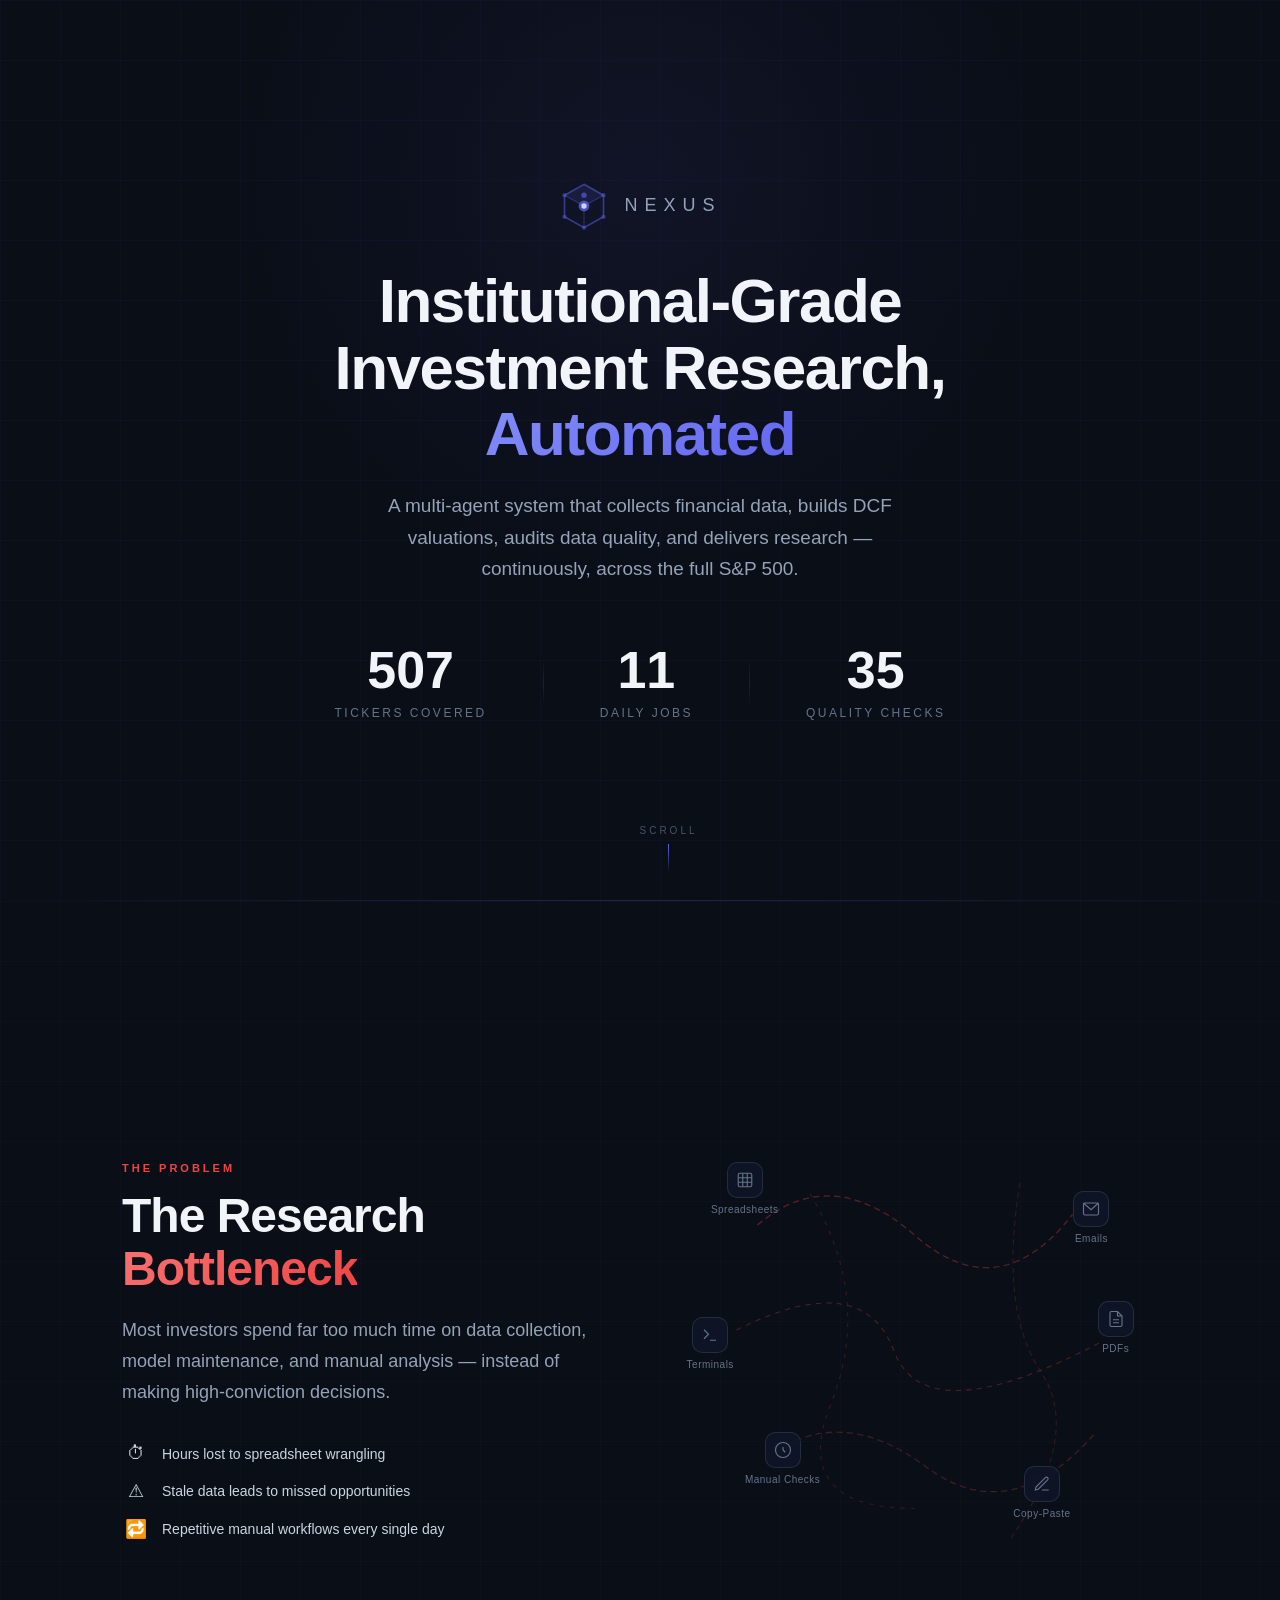
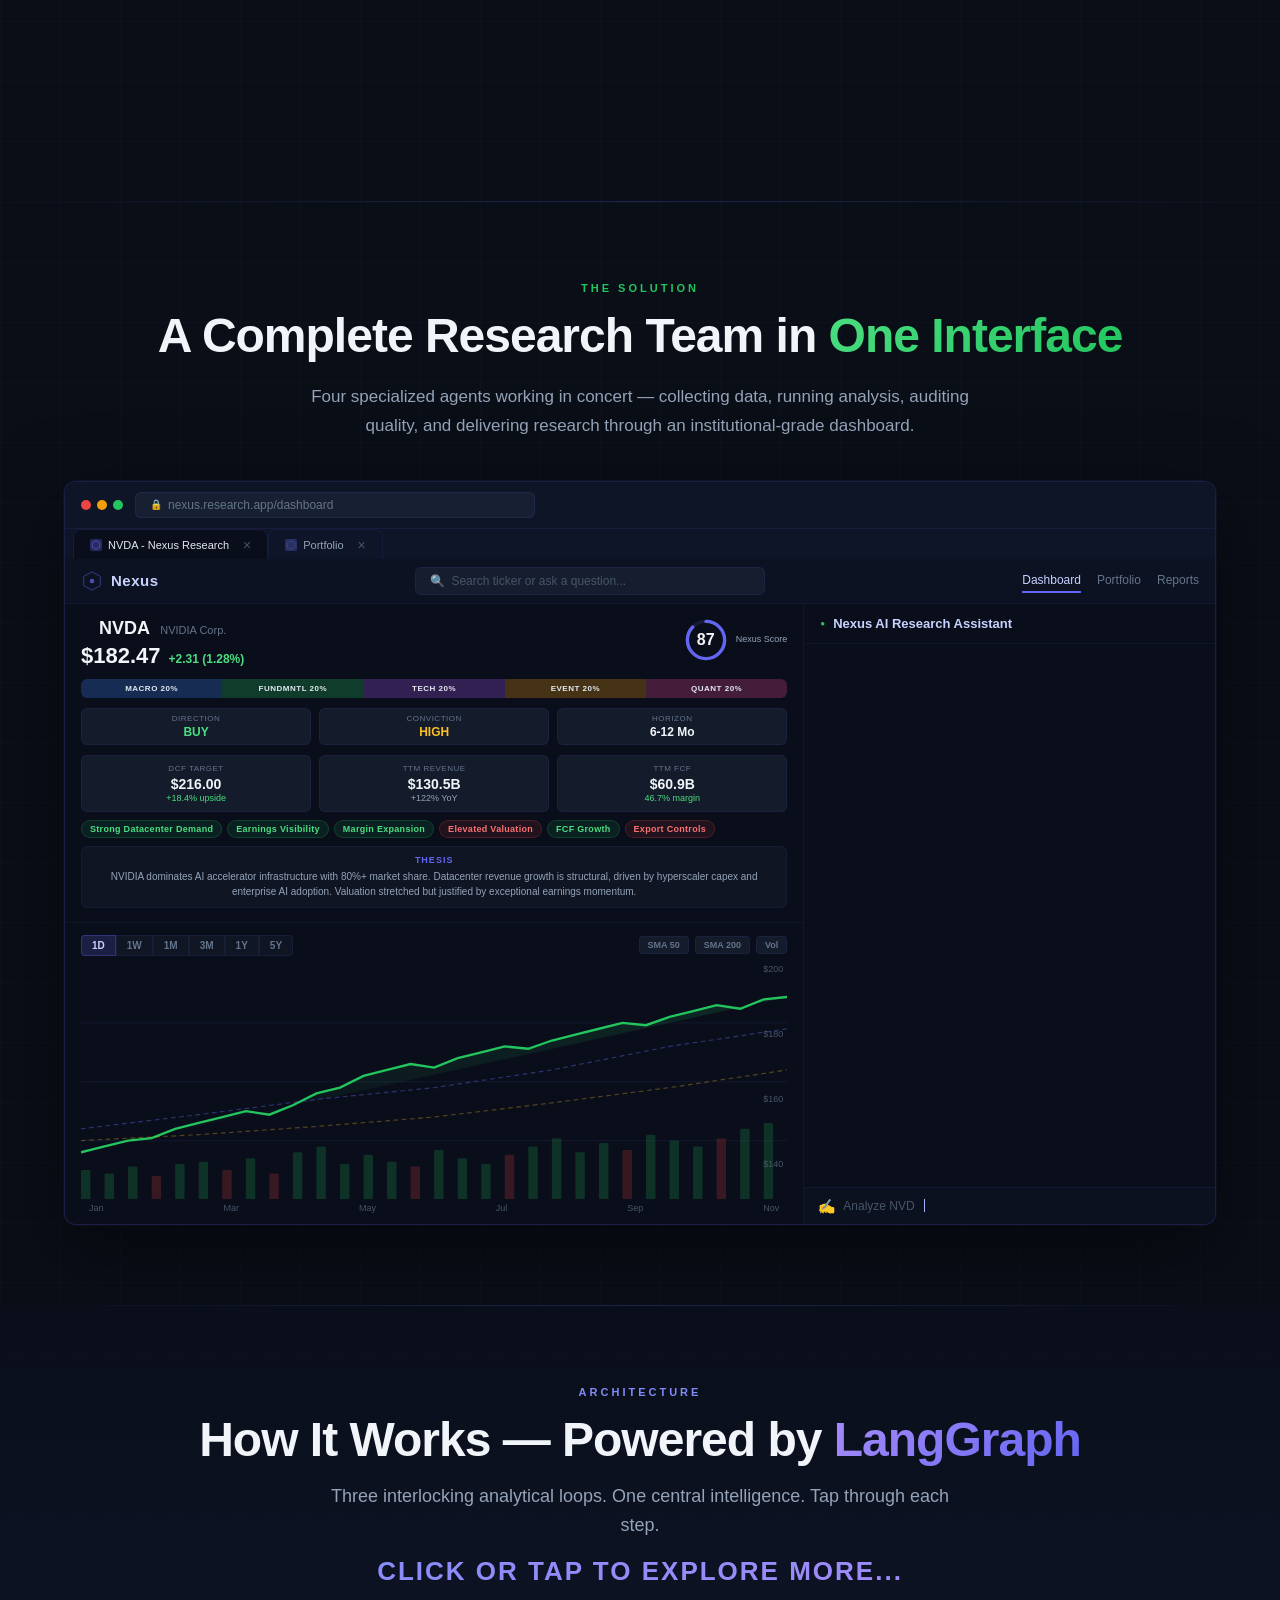
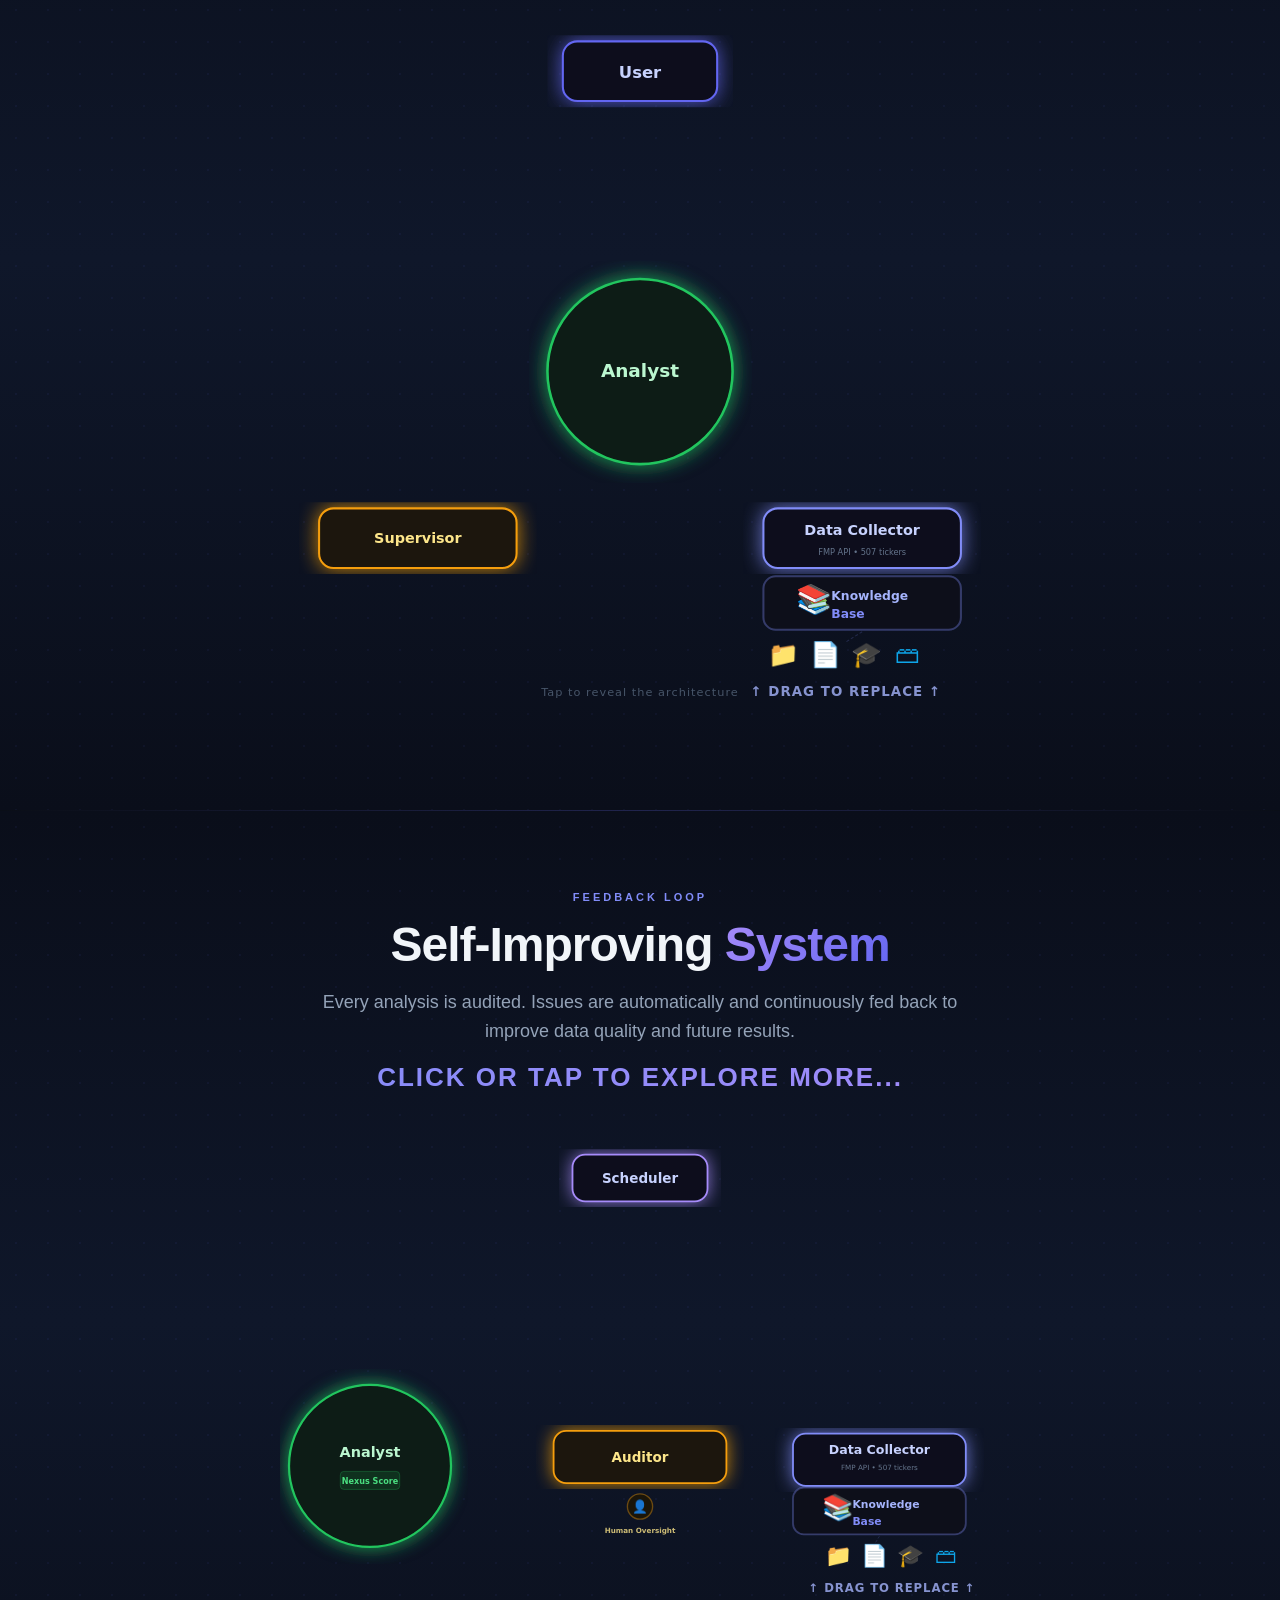
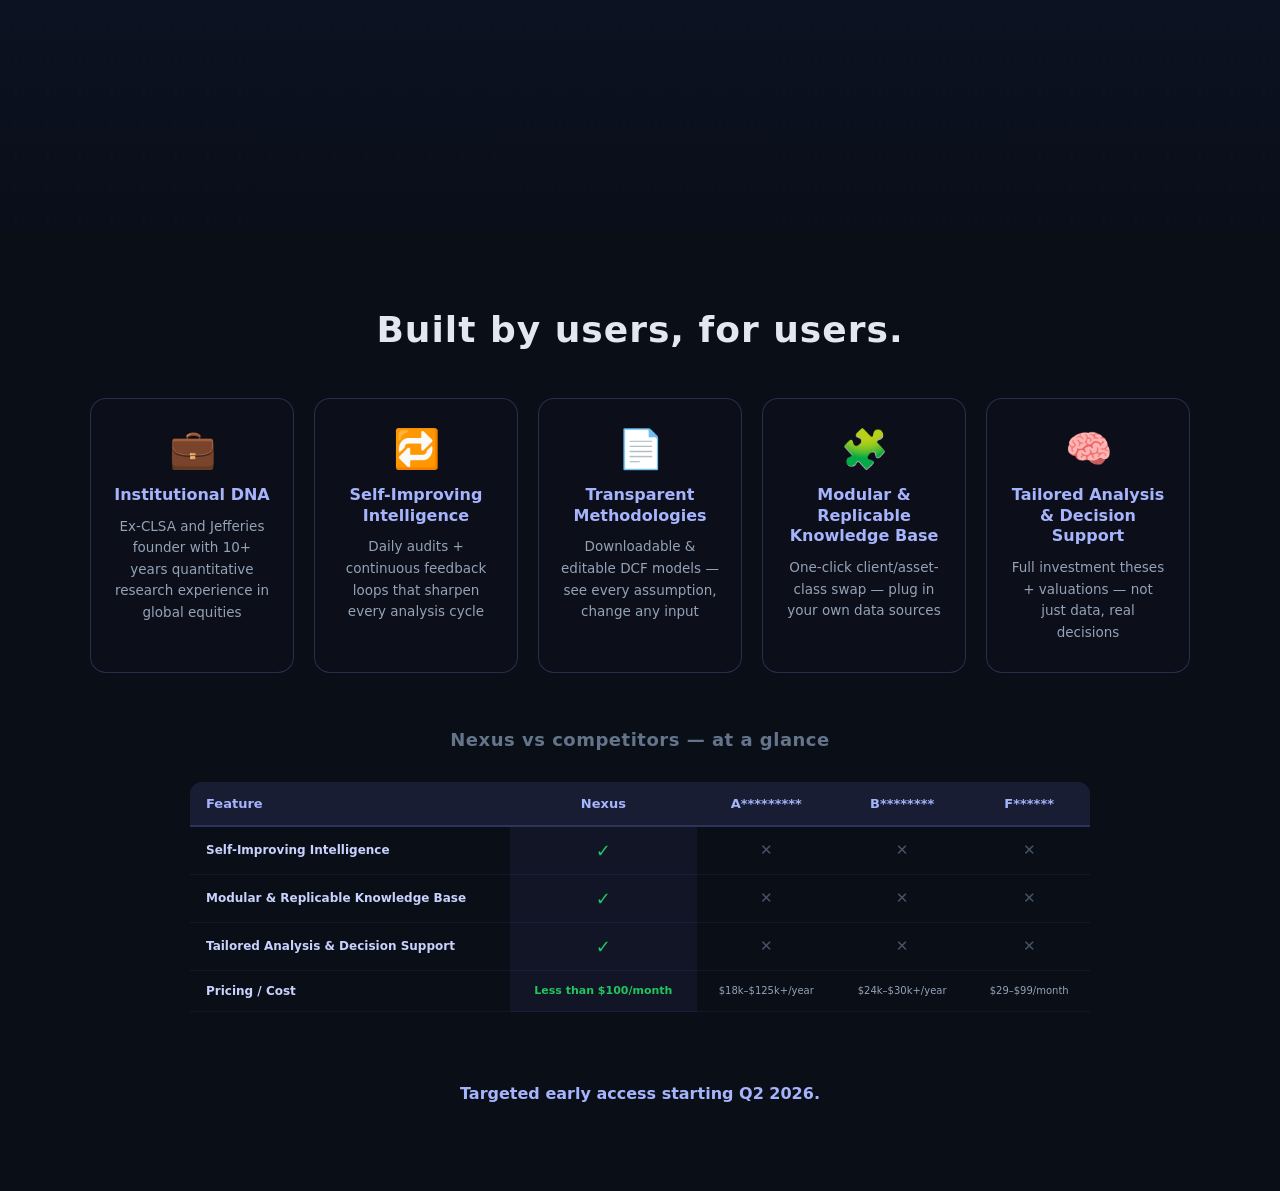
<file: nexus-landing-static/index.html>
<!DOCTYPE html>
<html lang="en">
<head>
<meta charset="UTF-8">
<meta name="viewport" content="width=device-width,initial-scale=1.0">
<title>Nexus &mdash; Multi-Agent Investment Research</title>
<link rel="stylesheet" href="style.css">
</head>
<body>

<!-- ========== HERO ========== -->
<section class="hero">
<div class="grid-bg"></div>
<div class="particles" id="particles"></div>
<div class="hero-content">
<div class="logo-mark">
<div class="logo-icon">
<svg viewBox="0 0 48 48" fill="none"><path d="M24 4L42 14v20L24 44 6 34V14L24 4z" stroke="#6366f1" stroke-width="1.5" fill="none" opacity=".5"/><path d="M24 4L42 14 24 24 6 14 24 4z" fill="rgba(99,102,241,.12)"/><path d="M24 24v20M6 14l18 10M42 14L24 24" stroke="#6366f1" stroke-width="1" opacity=".35"/><circle cx="24" cy="14" r="2.5" fill="#6366f1" opacity=".6"/><circle cx="6" cy="14" r="2" fill="#6366f1" opacity=".4"/><circle cx="42" cy="14" r="2" fill="#6366f1" opacity=".4"/><circle cx="24" cy="44" r="2" fill="#6366f1" opacity=".4"/><circle cx="6" cy="34" r="2" fill="#6366f1" opacity=".4"/><circle cx="42" cy="34" r="2" fill="#6366f1" opacity=".4"/><circle cx="24" cy="24" r="5" fill="#6366f1" opacity=".7"/><circle cx="24" cy="24" r="2.5" fill="#c7d2fe"/></svg>
</div>
<span class="logo-text">Nexus</span>
</div>
<h1 class="hero-title">Institutional-Grade<br>Investment Research,<br><span class="accent">Automated</span></h1>
<p class="hero-sub">A multi-agent system that collects financial data, builds DCF valuations, audits data quality, and delivers research &mdash; continuously, across the full S&amp;P 500.</p>
<div class="counter-bar">
<div class="counter-item"><div class="counter-value"><span data-target="507" class="count-up">0</span></div><div class="counter-label">Tickers Covered</div></div>
<div class="counter-divider"></div>
<div class="counter-item"><div class="counter-value"><span data-target="11" class="count-up">0</span></div><div class="counter-label">Daily Jobs</div></div>
<div class="counter-divider"></div>
<div class="counter-item"><div class="counter-value"><span data-target="35" class="count-up">0</span></div><div class="counter-label">Quality Checks</div></div>
</div>
</div>
<div class="scroll-hint"><span>Scroll</span><div class="scroll-line"></div></div>
</section>

<div class="section-divider"></div>

<!-- ========== PAGE 2: THE PROBLEM ========== -->
<section class="problem">
<div class="grid-bg"></div>
<div class="p-container">
<div class="col-text">
<div class="section-tag">The Problem</div>
<h2 class="section-title">The Research<br><span class="red-accent">Bottleneck</span></h2>
<p class="section-body">Most investors spend far too much time on data collection, model maintenance, and manual analysis &mdash; instead of making high-conviction decisions.</p>
<div class="pain-list">
<div class="pain-item"><span class="pain-icon">&#9201;</span><span>Hours lost to spreadsheet wrangling</span></div>
<div class="pain-item"><span class="pain-icon">&#9888;</span><span>Stale data leads to missed opportunities</span></div>
<div class="pain-item"><span class="pain-icon">&#128257;</span><span>Repetitive manual workflows every single day</span></div>
</div>
</div>
<div class="col-visual">
<div class="chaos-field">
<svg class="chaos-lines" viewBox="0 0 400 400" fill="none">
<path d="M50 80 Q120 20 200 90 T350 70" stroke="#ef4444" stroke-width="1.2" stroke-dasharray="6 4" opacity=".35"/>
<path d="M30 180 Q150 120 180 200 T380 190" stroke="#ef4444" stroke-width="1" stroke-dasharray="5 5" opacity=".3"/>
<path d="M60 300 Q130 250 210 310 T370 280" stroke="#ef4444" stroke-width="1.2" stroke-dasharray="6 4" opacity=".25"/>
<path d="M100 50 Q160 150 120 250 T200 350" stroke="#ef4444" stroke-width="1" stroke-dasharray="4 6" opacity=".2"/>
<path d="M300 40 Q280 160 320 220 T290 380" stroke="#ef4444" stroke-width="1" stroke-dasharray="5 4" opacity=".2"/>
</svg>
<div class="chaos-icon ci-1"><svg viewBox="0 0 24 24" fill="none" stroke="#64748b" stroke-width="1.5"><rect x="3" y="3" width="18" height="18" rx="2"/><line x1="3" y1="9" x2="21" y2="9"/><line x1="3" y1="15" x2="21" y2="15"/><line x1="9" y1="3" x2="9" y2="21"/><line x1="15" y1="3" x2="15" y2="21"/></svg><span>Spreadsheets</span></div>
<div class="chaos-icon ci-2"><svg viewBox="0 0 24 24" fill="none" stroke="#64748b" stroke-width="1.5"><rect x="2" y="4" width="20" height="16" rx="2"/><polyline points="2 4 12 13 22 4"/></svg><span>Emails</span></div>
<div class="chaos-icon ci-3"><svg viewBox="0 0 24 24" fill="none" stroke="#64748b" stroke-width="1.5"><polyline points="4 17 10 11 4 5"/><line x1="12" y1="19" x2="20" y2="19"/></svg><span>Terminals</span></div>
<div class="chaos-icon ci-4"><svg viewBox="0 0 24 24" fill="none" stroke="#64748b" stroke-width="1.5"><path d="M14 2H6a2 2 0 00-2 2v16a2 2 0 002 2h12a2 2 0 002-2V8z"/><polyline points="14 2 14 8 20 8"/><line x1="16" y1="13" x2="8" y2="13"/><line x1="16" y1="17" x2="8" y2="17"/></svg><span>PDFs</span></div>
<div class="chaos-icon ci-5"><svg viewBox="0 0 24 24" fill="none" stroke="#64748b" stroke-width="1.5"><circle cx="12" cy="12" r="10"/><line x1="12" y1="8" x2="12" y2="12"/><line x1="12" y1="12" x2="15" y2="15"/></svg><span>Manual&#160;Checks</span></div>
<div class="chaos-icon ci-6"><svg viewBox="0 0 24 24" fill="none" stroke="#64748b" stroke-width="1.5"><path d="M12 20h9"/><path d="M16.5 3.5a2.121 2.121 0 013 3L7 19l-4 1 1-4L16.5 3.5z"/></svg><span>Copy&#8209;Paste</span></div>
</div>
</div>
</div>
</section>

<div class="section-divider"></div>

<!-- ========== PAGE 3: THE SOLUTION ========== -->
<section class="solution">
<div class="grid-bg"></div>
<div class="sol-inner">
<div class="s-tag">The Solution</div>
<h2 class="s-title">A Complete Research Team in <span class="green-accent">One Interface</span></h2>
<p class="sol-sub">Four specialized agents working in concert &mdash; collecting data, running analysis, auditing quality, and delivering research through an institutional-grade dashboard.</p>

<div class="s-visual">
<div class="browser-frame">
<div class="browser-bar">
<div class="browser-dots"><span class="bdot bdot-r"></span><span class="bdot bdot-y"></span><span class="bdot bdot-g"></span></div>
<div class="browser-url"><span class="url-lock">&#128274;</span> nexus.research.app/dashboard</div>
<div class="browser-spacer"></div>
</div>
<div class="browser-tabs">
<div class="chrome-tab active"><div class="tab-favicon"><svg viewBox="0 0 24 24" fill="none"><path d="M12 2L21 7v10l-9 5-9-5V7l9-5z" stroke="#6366f1" stroke-width="1.5"/></svg></div>NVDA - Nexus Research<span class="tab-close">&times;</span></div>
<div class="chrome-tab"><div class="tab-favicon"><svg viewBox="0 0 24 24" fill="none"><path d="M12 2L21 7v10l-9 5-9-5V7l9-5z" stroke="#475569" stroke-width="1.5"/></svg></div>Portfolio<span class="tab-close">&times;</span></div>
</div>
<div class="browser-nav">
<div class="nav-logo"><div class="nav-icon"><svg viewBox="0 0 48 48" fill="none"><path d="M24 4L42 14v20L24 44 6 34V14L24 4z" stroke="#6366f1" stroke-width="1.5" fill="none" opacity=".7"/><circle cx="24" cy="24" r="5" fill="#6366f1" opacity=".7"/></svg></div><span class="nav-brand">Nexus</span></div>
<div class="nav-search"><span class="search-icon">&#128269;</span><span class="search-text">Search ticker or ask a question...</span></div>
<div class="nav-links"><span class="nav-link active">Dashboard</span><span class="nav-link">Portfolio</span><span class="nav-link">Reports</span></div>
</div>
<div class="browser-content">
<div class="dash-left">
<div class="analysis-panel">
<div class="ap-header">
<div class="ap-ticker-row">
<div class="ap-ticker">NVDA <span class="ap-name">NVIDIA Corp.</span></div>
<div class="ap-price-row"><span class="ap-price">$182.47</span><span class="ap-change">+2.31 (1.28%)</span></div>
</div>
<div class="ap-score-wrap">
<div class="score-ring"><svg viewBox="0 0 52 52"><circle class="ring-bg" cx="26" cy="26" r="22"/><circle class="ring-fg" cx="26" cy="26" r="22"/></svg><div class="score-num">87</div></div>
<div class="score-label">Nexus Score</div>
</div>
</div>
<div class="style-bar"><div class="style-seg style-macro">Macro 20%</div><div class="style-seg style-fund">Fundmntl 20%</div><div class="style-seg style-tech">Tech 20%</div><div class="style-seg style-event">Event 20%</div><div class="style-seg style-quant">Quant 20%</div></div>
<div class="dcv-row"><div class="dcv-pill"><div class="dcv-pill-label">Direction</div><div class="dcv-pill-val dir-buy">BUY</div></div><div class="dcv-pill"><div class="dcv-pill-label">Conviction</div><div class="dcv-pill-val dir-high">HIGH</div></div><div class="dcv-pill"><div class="dcv-pill-label">Horizon</div><div class="dcv-pill-val">6-12 Mo</div></div></div>
<div class="dash-grid"><div class="dash-card"><div class="dash-card-label">DCF Target</div><div class="dash-card-val">$216.00</div><div class="dash-card-sub val-green">+18.4% upside</div></div><div class="dash-card"><div class="dash-card-label">TTM Revenue</div><div class="dash-card-val">$130.5B</div><div class="dash-card-sub">+122% YoY</div></div><div class="dash-card"><div class="dash-card-label">TTM FCF</div><div class="dash-card-val">$60.9B</div><div class="dash-card-sub val-green">46.7% margin</div></div></div>
<div class="dash-factors"><div class="factor-tag positive">Strong Datacenter Demand</div><div class="factor-tag positive">Earnings Visibility</div><div class="factor-tag positive">Margin Expansion</div><div class="factor-tag negative">Elevated Valuation</div><div class="factor-tag positive">FCF Growth</div><div class="factor-tag negative">Export Controls</div></div>
<div class="thesis-box"><div class="thesis-label">Thesis</div><div class="thesis-text">NVIDIA dominates AI accelerator infrastructure with 80%+ market share. Datacenter revenue growth is structural, driven by hyperscaler capex and enterprise AI adoption. Valuation stretched but justified by exceptional earnings momentum.</div></div>
</div>
<div class="chart-panel">
<div class="chart-header"><div class="chart-tabs"><span class="ct active">1D</span><span class="ct">1W</span><span class="ct">1M</span><span class="ct">3M</span><span class="ct">1Y</span><span class="ct">5Y</span></div><div class="chart-indicators"><span class="ci-tag">SMA 50</span><span class="ci-tag">SMA 200</span><span class="ci-tag">Vol</span></div></div>
<div class="chart-area">
<svg viewBox="0 0 600 200" preserveAspectRatio="none" class="chart-svg">
<defs><linearGradient id="chartGrad" x1="0" y1="0" x2="0" y2="1"><stop offset="0%" stop-color="#22c55e" stop-opacity=".15"/><stop offset="100%" stop-color="#22c55e" stop-opacity="0"/></linearGradient></defs>
<line x1="0" y1="50" x2="600" y2="50" stroke="rgba(99,102,241,.08)"/><line x1="0" y1="100" x2="600" y2="100" stroke="rgba(99,102,241,.08)"/><line x1="0" y1="150" x2="600" y2="150" stroke="rgba(99,102,241,.08)"/>
<path d="M0,160 L20,155 L40,150 L60,148 L80,140 L100,135 L120,130 L140,125 L160,128 L180,120 L200,110 L220,105 L240,95 L260,90 L280,85 L300,88 L320,80 L340,75 L360,70 L380,72 L400,65 L420,60 L440,55 L460,50 L480,52 L500,45 L520,40 L540,35 L560,38 L580,30 L600,28" fill="url(#chartGrad)" stroke="none"/>
<path d="M0,160 L20,155 L40,150 L60,148 L80,140 L100,135 L120,130 L140,125 L160,128 L180,120 L200,110 L220,105 L240,95 L260,90 L280,85 L300,88 L320,80 L340,75 L360,70 L380,72 L400,65 L420,60 L440,55 L460,50 L480,52 L500,45 L520,40 L540,35 L560,38 L580,30 L600,28" fill="none" stroke="#22c55e" stroke-width="2"/>
<path d="M0,140 L100,128 L200,115 L300,105 L400,90 L500,70 L600,55" fill="none" stroke="rgba(99,102,241,.4)" stroke-width="1" stroke-dasharray="4,3"/>
<path d="M0,150 L100,145 L200,138 L300,130 L400,118 L500,105 L600,90" fill="none" stroke="rgba(251,191,36,.3)" stroke-width="1" stroke-dasharray="4,3"/>
<rect x="0" y="175" width="8" height="25" fill="rgba(34,197,94,.2)" rx="1"/><rect x="20" y="178" width="8" height="22" fill="rgba(34,197,94,.2)" rx="1"/><rect x="40" y="172" width="8" height="28" fill="rgba(34,197,94,.2)" rx="1"/><rect x="60" y="180" width="8" height="20" fill="rgba(239,68,68,.2)" rx="1"/><rect x="80" y="170" width="8" height="30" fill="rgba(34,197,94,.2)" rx="1"/><rect x="100" y="168" width="8" height="32" fill="rgba(34,197,94,.2)" rx="1"/><rect x="120" y="175" width="8" height="25" fill="rgba(239,68,68,.2)" rx="1"/><rect x="140" y="165" width="8" height="35" fill="rgba(34,197,94,.2)" rx="1"/><rect x="160" y="178" width="8" height="22" fill="rgba(239,68,68,.2)" rx="1"/><rect x="180" y="160" width="8" height="40" fill="rgba(34,197,94,.2)" rx="1"/><rect x="200" y="155" width="8" height="45" fill="rgba(34,197,94,.2)" rx="1"/><rect x="220" y="170" width="8" height="30" fill="rgba(34,197,94,.2)" rx="1"/><rect x="240" y="162" width="8" height="38" fill="rgba(34,197,94,.2)" rx="1"/><rect x="260" y="168" width="8" height="32" fill="rgba(34,197,94,.2)" rx="1"/><rect x="280" y="172" width="8" height="28" fill="rgba(239,68,68,.2)" rx="1"/><rect x="300" y="158" width="8" height="42" fill="rgba(34,197,94,.2)" rx="1"/><rect x="320" y="165" width="8" height="35" fill="rgba(34,197,94,.2)" rx="1"/><rect x="340" y="170" width="8" height="30" fill="rgba(34,197,94,.2)" rx="1"/><rect x="360" y="162" width="8" height="38" fill="rgba(239,68,68,.2)" rx="1"/><rect x="380" y="155" width="8" height="45" fill="rgba(34,197,94,.2)" rx="1"/><rect x="400" y="148" width="8" height="52" fill="rgba(34,197,94,.2)" rx="1"/><rect x="420" y="160" width="8" height="40" fill="rgba(34,197,94,.2)" rx="1"/><rect x="440" y="152" width="8" height="48" fill="rgba(34,197,94,.2)" rx="1"/><rect x="460" y="158" width="8" height="42" fill="rgba(239,68,68,.2)" rx="1"/><rect x="480" y="145" width="8" height="55" fill="rgba(34,197,94,.2)" rx="1"/><rect x="500" y="150" width="8" height="50" fill="rgba(34,197,94,.2)" rx="1"/><rect x="520" y="155" width="8" height="45" fill="rgba(34,197,94,.2)" rx="1"/><rect x="540" y="148" width="8" height="52" fill="rgba(239,68,68,.2)" rx="1"/><rect x="560" y="140" width="8" height="60" fill="rgba(34,197,94,.2)" rx="1"/><rect x="580" y="135" width="8" height="65" fill="rgba(34,197,94,.2)" rx="1"/>
</svg>
<div class="chart-y-labels"><span>$200</span><span>$180</span><span>$160</span><span>$140</span></div>
</div>
<div class="chart-x-labels"><span>Jan</span><span>Mar</span><span>May</span><span>Jul</span><span>Sep</span><span>Nov</span></div>
</div>
</div>
<div class="dash-right">
<div class="chat-panel">
<div class="chat-header"><span class="chat-icon">&#9679;</span> Nexus AI Research Assistant</div>
<div class="chat-anim-container" id="chatAnim"></div>
<div class="chat-input-anim"><span style="font-size:14px;color:#64748b">&#9997;</span><span id="chatInputText" style="font-size:12px;color:#475569"></span><span class="type-cursor" id="chatCursor" style="display:none"></span></div>
</div>
</div>
<div class="dcf-overlay" id="dcfOverlay">
<div class="dcf-excel-bar"><div class="excel-icon">X</div><span class="excel-filename">NVDA_DCF_Model.xlsx</span><div class="excel-menu"><span>File</span><span>Edit</span><span>View</span><span>Insert</span><span>Format</span><span>Data</span></div></div>
<div class="dcf-formula-bar"><div class="fb-cell" id="fbCell">C4</div><span class="fb-fx">fx</span><div class="fb-val" id="fbVal">55.0%</div></div>
<div class="dcf-grid">
<table>
<tr><th class="row-header"></th><th class="col-header">B</th><th class="col-header">C</th><th class="col-header">D</th><th class="col-header">E</th><th class="col-header">F</th><th class="col-header">G</th></tr>
<tr class="section-header"><td colspan="7">NVDA &#8212; Discounted Cash Flow Model</td></tr>
<tr><td class="row-label">Current Price</td><td>$182.47</td><td></td><td></td><td></td><td></td><td></td></tr>
<tr><td class="row-label">Shares Outstanding</td><td>24.49B</td><td></td><td></td><td></td><td></td><td></td></tr>
<tr class="section-header"><td colspan="7">KEY ASSUMPTIONS</td></tr>
<tr><td class="row-label">Revenue Growth Rate (Y1)</td><td></td><td class="editable" id="xlRg1">55.0%</td><td></td><td></td><td></td><td></td></tr>
<tr><td class="row-label">Revenue Growth Rate (Y2-5)</td><td></td><td class="editable" id="xlRg2">28.0%</td><td></td><td></td><td></td><td></td></tr>
<tr><td class="row-label">Terminal Growth Rate</td><td></td><td class="editable" id="xlTg">3.5%</td><td></td><td></td><td></td><td></td></tr>
<tr><td class="row-label">WACC</td><td></td><td class="editable" id="xlWacc">10.2%</td><td></td><td></td><td></td><td></td></tr>
<tr><td class="row-label">FCF Margin (Terminal)</td><td></td><td class="editable" id="xlFcf">42.0%</td><td></td><td></td><td></td><td></td></tr>
<tr class="section-header"><td colspan="7">PROJECTED FREE CASH FLOW ($B)</td></tr>
<tr><td class="row-label"></td><td style="color:#64748b;font-weight:600">Year 1</td><td style="color:#64748b;font-weight:600">Year 2</td><td style="color:#64748b;font-weight:600">Year 3</td><td style="color:#64748b;font-weight:600">Year 4</td><td style="color:#64748b;font-weight:600">Year 5</td><td style="color:#64748b;font-weight:600">Terminal</td></tr>
<tr><td class="row-label">Revenue</td><td id="xlRev1">$202.3B</td><td id="xlRev2">$258.9B</td><td id="xlRev3">$331.4B</td><td id="xlRev4">$424.2B</td><td id="xlRev5">$543.0B</td><td></td></tr>
<tr><td class="row-label">FCF</td><td id="xlFcf1">$85.0B</td><td id="xlFcf2">$108.7B</td><td id="xlFcf3">$139.2B</td><td id="xlFcf4">$178.1B</td><td id="xlFcf5">$228.1B</td><td></td></tr>
<tr><td class="row-label">PV of FCF</td><td>$77.1B</td><td>$89.5B</td><td>$104.0B</td><td>$120.8B</td><td>$140.3B</td><td></td></tr>
<tr class="section-header"><td colspan="7">VALUATION</td></tr>
<tr><td class="row-label">Sum of PV (FCF)</td><td>$531.7B</td><td></td><td></td><td></td><td></td><td></td></tr>
<tr><td class="row-label">Terminal Value (PV)</td><td id="xlTv">$4,541.5B</td><td></td><td></td><td></td><td></td><td></td></tr>
<tr><td class="row-label">Enterprise Value</td><td id="xlEv">$5,293.2B</td><td></td><td></td><td></td><td></td><td></td></tr>
<tr class="result-row"><td class="row-label" style="color:#4ade80;font-weight:800">DCF Fair Value / Share</td><td class="result-cell" id="xlResult">$216.00</td><td></td><td></td><td></td><td></td><td></td></tr>
<tr class="result-row"><td class="row-label">Upside from Current</td><td class="result-cell" id="xlUpside">+18.4%</td><td></td><td></td><td></td><td></td><td></td></tr>
</table>
</div>
</div>
</div>
</div>
</div>
</section>

<div class="section-divider"></div>

<!-- ========== PAGE 4: AGENTIC FLOW CHART ========== -->
<section class="flow-section">
<div class="grid-bg"></div>
<div class="flow-inner">
<div class="flow-tag">Architecture</div>
<h2 class="flow-title">How It Works &mdash; Powered by <span class="purple-accent">LangGraph</span></h2>
<p class="flow-sub">Three interlocking analytical loops. One central intelligence. Tap through each step.</p>
<div class="flow-cta" id="flowCta">CLICK OR TAP TO EXPLORE MORE...</div>
<div class="flow-chart" id="flowChart">
<svg viewBox="0 0 700 680" fill="none" xmlns="http://www.w3.org/2000/svg">
<defs>
<filter id="glowCyan" x="-50%" y="-50%" width="200%" height="200%"><feGaussianBlur in="SourceGraphic" stdDeviation="4" result="b"/><feMerge><feMergeNode in="b"/><feMergeNode in="b"/><feMergeNode in="SourceGraphic"/></feMerge></filter>
<filter id="glowMagenta" x="-50%" y="-50%" width="200%" height="200%"><feGaussianBlur in="SourceGraphic" stdDeviation="4" result="b"/><feMerge><feMergeNode in="b"/><feMergeNode in="b"/><feMergeNode in="SourceGraphic"/></feMerge></filter>
<filter id="glowYellow" x="-50%" y="-50%" width="200%" height="200%"><feGaussianBlur in="SourceGraphic" stdDeviation="4" result="b"/><feMerge><feMergeNode in="b"/><feMergeNode in="b"/><feMergeNode in="SourceGraphic"/></feMerge></filter>
<filter id="trailCyan" x="-60%" y="-60%" width="220%" height="220%"><feGaussianBlur in="SourceGraphic" stdDeviation="6"/></filter>
<filter id="trailMagenta" x="-60%" y="-60%" width="220%" height="220%"><feGaussianBlur in="SourceGraphic" stdDeviation="6"/></filter>
<filter id="trailYellow" x="-60%" y="-60%" width="220%" height="220%"><feGaussianBlur in="SourceGraphic" stdDeviation="6"/></filter>
<filter id="nodeGlowU"><feDropShadow dx="0" dy="0" stdDeviation="10" flood-color="#6366f1" flood-opacity=".8"/></filter>
<filter id="nodeGlowA"><feDropShadow dx="0" dy="0" stdDeviation="10" flood-color="#22c55e" flood-opacity=".8"/></filter>
<filter id="nodeGlowD"><feDropShadow dx="0" dy="0" stdDeviation="10" flood-color="#818cf8" flood-opacity=".8"/></filter>
<filter id="nodeGlowS"><feDropShadow dx="0" dy="0" stdDeviation="10" flood-color="#f59e0b" flood-opacity=".8"/></filter>
</defs>

<!-- ═══ 6 ARC SEGMENTS — form 3 circles progressively on tap ═══ -->
<g class="arc-seg" id="arc1">
<path id="arc1p" d="M350,43 A172,172 0 0,1 350,387" fill="none" stroke="none"/>
<path d="M350,43 A172,172 0 0,1 350,387" fill="none" stroke="rgba(30,70,80,.45)" stroke-width="7" stroke-linecap="round"/>
<path d="M350,43 A172,172 0 0,1 350,387" fill="none" stroke="rgba(0,229,255,.08)" stroke-width="1.2"/>
<circle r="4.5" fill="#00e5ff" opacity=".2" filter="url(#trailCyan)"><animateMotion dur="5s" repeatCount="indefinite" begin="0.00s"><mpath href="#arc1p"/></animateMotion></circle>
<circle r="4.5" fill="#00e5ff" opacity=".2" filter="url(#trailCyan)"><animateMotion dur="5s" repeatCount="indefinite" begin="0.36s"><mpath href="#arc1p"/></animateMotion></circle>
<circle r="4.5" fill="#00e5ff" opacity=".2" filter="url(#trailCyan)"><animateMotion dur="5s" repeatCount="indefinite" begin="0.71s"><mpath href="#arc1p"/></animateMotion></circle>
<circle r="4.5" fill="#00e5ff" opacity=".2" filter="url(#trailCyan)"><animateMotion dur="5s" repeatCount="indefinite" begin="1.07s"><mpath href="#arc1p"/></animateMotion></circle>
<circle r="4.5" fill="#00e5ff" opacity=".2" filter="url(#trailCyan)"><animateMotion dur="5s" repeatCount="indefinite" begin="1.43s"><mpath href="#arc1p"/></animateMotion></circle>
<circle r="4.5" fill="#00e5ff" opacity=".2" filter="url(#trailCyan)"><animateMotion dur="5s" repeatCount="indefinite" begin="1.79s"><mpath href="#arc1p"/></animateMotion></circle>
<circle r="4.5" fill="#00e5ff" opacity=".2" filter="url(#trailCyan)"><animateMotion dur="5s" repeatCount="indefinite" begin="2.14s"><mpath href="#arc1p"/></animateMotion></circle>
<circle r="4.5" fill="#00e5ff" opacity=".2" filter="url(#trailCyan)"><animateMotion dur="5s" repeatCount="indefinite" begin="2.50s"><mpath href="#arc1p"/></animateMotion></circle>
<circle r="4.5" fill="#00e5ff" opacity=".2" filter="url(#trailCyan)"><animateMotion dur="5s" repeatCount="indefinite" begin="2.86s"><mpath href="#arc1p"/></animateMotion></circle>
<circle r="4.5" fill="#00e5ff" opacity=".2" filter="url(#trailCyan)"><animateMotion dur="5s" repeatCount="indefinite" begin="3.21s"><mpath href="#arc1p"/></animateMotion></circle>
<circle r="4.5" fill="#00e5ff" opacity=".2" filter="url(#trailCyan)"><animateMotion dur="5s" repeatCount="indefinite" begin="3.57s"><mpath href="#arc1p"/></animateMotion></circle>
<circle r="4.5" fill="#00e5ff" opacity=".2" filter="url(#trailCyan)"><animateMotion dur="5s" repeatCount="indefinite" begin="3.93s"><mpath href="#arc1p"/></animateMotion></circle>
<circle r="4.5" fill="#00e5ff" opacity=".2" filter="url(#trailCyan)"><animateMotion dur="5s" repeatCount="indefinite" begin="4.29s"><mpath href="#arc1p"/></animateMotion></circle>
<circle r="4.5" fill="#00e5ff" opacity=".2" filter="url(#trailCyan)"><animateMotion dur="5s" repeatCount="indefinite" begin="4.64s"><mpath href="#arc1p"/></animateMotion></circle>
<circle r="3.5" fill="#00e5ff" opacity=".95" filter="url(#glowCyan)"><animateMotion dur="5s" repeatCount="indefinite" begin="0.00s"><mpath href="#arc1p"/></animateMotion></circle>
<circle r="3.5" fill="#00e5ff" opacity=".95" filter="url(#glowCyan)"><animateMotion dur="5s" repeatCount="indefinite" begin="0.36s"><mpath href="#arc1p"/></animateMotion></circle>
<circle r="3.5" fill="#00e5ff" opacity=".95" filter="url(#glowCyan)"><animateMotion dur="5s" repeatCount="indefinite" begin="0.71s"><mpath href="#arc1p"/></animateMotion></circle>
<circle r="3.5" fill="#00e5ff" opacity=".95" filter="url(#glowCyan)"><animateMotion dur="5s" repeatCount="indefinite" begin="1.07s"><mpath href="#arc1p"/></animateMotion></circle>
<circle r="3.5" fill="#00e5ff" opacity=".95" filter="url(#glowCyan)"><animateMotion dur="5s" repeatCount="indefinite" begin="1.43s"><mpath href="#arc1p"/></animateMotion></circle>
<circle r="3.5" fill="#00e5ff" opacity=".95" filter="url(#glowCyan)"><animateMotion dur="5s" repeatCount="indefinite" begin="1.79s"><mpath href="#arc1p"/></animateMotion></circle>
<circle r="3.5" fill="#00e5ff" opacity=".95" filter="url(#glowCyan)"><animateMotion dur="5s" repeatCount="indefinite" begin="2.14s"><mpath href="#arc1p"/></animateMotion></circle>
<circle r="3.5" fill="#00e5ff" opacity=".95" filter="url(#glowCyan)"><animateMotion dur="5s" repeatCount="indefinite" begin="2.50s"><mpath href="#arc1p"/></animateMotion></circle>
<circle r="3.5" fill="#00e5ff" opacity=".95" filter="url(#glowCyan)"><animateMotion dur="5s" repeatCount="indefinite" begin="2.86s"><mpath href="#arc1p"/></animateMotion></circle>
<circle r="3.5" fill="#00e5ff" opacity=".95" filter="url(#glowCyan)"><animateMotion dur="5s" repeatCount="indefinite" begin="3.21s"><mpath href="#arc1p"/></animateMotion></circle>
<circle r="3.5" fill="#00e5ff" opacity=".95" filter="url(#glowCyan)"><animateMotion dur="5s" repeatCount="indefinite" begin="3.57s"><mpath href="#arc1p"/></animateMotion></circle>
<circle r="3.5" fill="#00e5ff" opacity=".95" filter="url(#glowCyan)"><animateMotion dur="5s" repeatCount="indefinite" begin="3.93s"><mpath href="#arc1p"/></animateMotion></circle>
<circle r="3.5" fill="#00e5ff" opacity=".95" filter="url(#glowCyan)"><animateMotion dur="5s" repeatCount="indefinite" begin="4.29s"><mpath href="#arc1p"/></animateMotion></circle>
<circle r="3.5" fill="#00e5ff" opacity=".95" filter="url(#glowCyan)"><animateMotion dur="5s" repeatCount="indefinite" begin="4.64s"><mpath href="#arc1p"/></animateMotion></circle>
<text x="495" y="218" fill="#00e5ff" font-size="12" font-weight="700" font-family="system-ui" filter="url(#glowCyan)">Queries</text>
</g>

<g class="arc-seg" id="arc2">
<path id="arc2p" d="M324,317 A172,172 0 1,1 599,523" fill="none" stroke="none"/>
<path d="M324,317 A172,172 0 1,1 599,523" fill="none" stroke="rgba(50,30,70,.45)" stroke-width="7" stroke-linecap="round"/>
<path d="M324,317 A172,172 0 1,1 599,523" fill="none" stroke="rgba(224,64,251,.08)" stroke-width="1.2"/>
<circle r="4.5" fill="#e040fb" opacity=".2" filter="url(#trailMagenta)"><animateMotion dur="5s" repeatCount="indefinite" begin="0.00s"><mpath href="#arc2p"/></animateMotion></circle>
<circle r="4.5" fill="#e040fb" opacity=".2" filter="url(#trailMagenta)"><animateMotion dur="5s" repeatCount="indefinite" begin="0.36s"><mpath href="#arc2p"/></animateMotion></circle>
<circle r="4.5" fill="#e040fb" opacity=".2" filter="url(#trailMagenta)"><animateMotion dur="5s" repeatCount="indefinite" begin="0.71s"><mpath href="#arc2p"/></animateMotion></circle>
<circle r="4.5" fill="#e040fb" opacity=".2" filter="url(#trailMagenta)"><animateMotion dur="5s" repeatCount="indefinite" begin="1.07s"><mpath href="#arc2p"/></animateMotion></circle>
<circle r="4.5" fill="#e040fb" opacity=".2" filter="url(#trailMagenta)"><animateMotion dur="5s" repeatCount="indefinite" begin="1.43s"><mpath href="#arc2p"/></animateMotion></circle>
<circle r="4.5" fill="#e040fb" opacity=".2" filter="url(#trailMagenta)"><animateMotion dur="5s" repeatCount="indefinite" begin="1.79s"><mpath href="#arc2p"/></animateMotion></circle>
<circle r="4.5" fill="#e040fb" opacity=".2" filter="url(#trailMagenta)"><animateMotion dur="5s" repeatCount="indefinite" begin="2.14s"><mpath href="#arc2p"/></animateMotion></circle>
<circle r="4.5" fill="#e040fb" opacity=".2" filter="url(#trailMagenta)"><animateMotion dur="5s" repeatCount="indefinite" begin="2.50s"><mpath href="#arc2p"/></animateMotion></circle>
<circle r="4.5" fill="#e040fb" opacity=".2" filter="url(#trailMagenta)"><animateMotion dur="5s" repeatCount="indefinite" begin="2.86s"><mpath href="#arc2p"/></animateMotion></circle>
<circle r="4.5" fill="#e040fb" opacity=".2" filter="url(#trailMagenta)"><animateMotion dur="5s" repeatCount="indefinite" begin="3.21s"><mpath href="#arc2p"/></animateMotion></circle>
<circle r="4.5" fill="#e040fb" opacity=".2" filter="url(#trailMagenta)"><animateMotion dur="5s" repeatCount="indefinite" begin="3.57s"><mpath href="#arc2p"/></animateMotion></circle>
<circle r="4.5" fill="#e040fb" opacity=".2" filter="url(#trailMagenta)"><animateMotion dur="5s" repeatCount="indefinite" begin="3.93s"><mpath href="#arc2p"/></animateMotion></circle>
<circle r="4.5" fill="#e040fb" opacity=".2" filter="url(#trailMagenta)"><animateMotion dur="5s" repeatCount="indefinite" begin="4.29s"><mpath href="#arc2p"/></animateMotion></circle>
<circle r="4.5" fill="#e040fb" opacity=".2" filter="url(#trailMagenta)"><animateMotion dur="5s" repeatCount="indefinite" begin="4.64s"><mpath href="#arc2p"/></animateMotion></circle>
<circle r="3.5" fill="#e040fb" opacity=".95" filter="url(#glowMagenta)"><animateMotion dur="5s" repeatCount="indefinite" begin="0.00s"><mpath href="#arc2p"/></animateMotion></circle>
<circle r="3.5" fill="#e040fb" opacity=".95" filter="url(#glowMagenta)"><animateMotion dur="5s" repeatCount="indefinite" begin="0.36s"><mpath href="#arc2p"/></animateMotion></circle>
<circle r="3.5" fill="#e040fb" opacity=".95" filter="url(#glowMagenta)"><animateMotion dur="5s" repeatCount="indefinite" begin="0.71s"><mpath href="#arc2p"/></animateMotion></circle>
<circle r="3.5" fill="#e040fb" opacity=".95" filter="url(#glowMagenta)"><animateMotion dur="5s" repeatCount="indefinite" begin="1.07s"><mpath href="#arc2p"/></animateMotion></circle>
<circle r="3.5" fill="#e040fb" opacity=".95" filter="url(#glowMagenta)"><animateMotion dur="5s" repeatCount="indefinite" begin="1.43s"><mpath href="#arc2p"/></animateMotion></circle>
<circle r="3.5" fill="#e040fb" opacity=".95" filter="url(#glowMagenta)"><animateMotion dur="5s" repeatCount="indefinite" begin="1.79s"><mpath href="#arc2p"/></animateMotion></circle>
<circle r="3.5" fill="#e040fb" opacity=".95" filter="url(#glowMagenta)"><animateMotion dur="5s" repeatCount="indefinite" begin="2.14s"><mpath href="#arc2p"/></animateMotion></circle>
<circle r="3.5" fill="#e040fb" opacity=".95" filter="url(#glowMagenta)"><animateMotion dur="5s" repeatCount="indefinite" begin="2.50s"><mpath href="#arc2p"/></animateMotion></circle>
<circle r="3.5" fill="#e040fb" opacity=".95" filter="url(#glowMagenta)"><animateMotion dur="5s" repeatCount="indefinite" begin="2.86s"><mpath href="#arc2p"/></animateMotion></circle>
<circle r="3.5" fill="#e040fb" opacity=".95" filter="url(#glowMagenta)"><animateMotion dur="5s" repeatCount="indefinite" begin="3.21s"><mpath href="#arc2p"/></animateMotion></circle>
<circle r="3.5" fill="#e040fb" opacity=".95" filter="url(#glowMagenta)"><animateMotion dur="5s" repeatCount="indefinite" begin="3.57s"><mpath href="#arc2p"/></animateMotion></circle>
<circle r="3.5" fill="#e040fb" opacity=".95" filter="url(#glowMagenta)"><animateMotion dur="5s" repeatCount="indefinite" begin="3.93s"><mpath href="#arc2p"/></animateMotion></circle>
<circle r="3.5" fill="#e040fb" opacity=".95" filter="url(#glowMagenta)"><animateMotion dur="5s" repeatCount="indefinite" begin="4.29s"><mpath href="#arc2p"/></animateMotion></circle>
<circle r="3.5" fill="#e040fb" opacity=".95" filter="url(#glowMagenta)"><animateMotion dur="5s" repeatCount="indefinite" begin="4.64s"><mpath href="#arc2p"/></animateMotion></circle>
<text x="595" y="380" fill="#e879f9" font-size="12" font-weight="700" font-family="system-ui" filter="url(#glowMagenta)">Extracting data</text>
</g>

<g class="arc-seg" id="arc3">
<path id="arc3p" d="M599,523 A172,172 0 0,1 324,317" fill="none" stroke="none"/>
<path d="M599,523 A172,172 0 0,1 324,317" fill="none" stroke="rgba(50,30,70,.45)" stroke-width="7" stroke-linecap="round"/>
<path d="M599,523 A172,172 0 0,1 324,317" fill="none" stroke="rgba(224,64,251,.08)" stroke-width="1.2"/>
<circle r="4.5" fill="#e040fb" opacity=".2" filter="url(#trailMagenta)"><animateMotion dur="5s" repeatCount="indefinite" begin="0.00s"><mpath href="#arc3p"/></animateMotion></circle>
<circle r="4.5" fill="#e040fb" opacity=".2" filter="url(#trailMagenta)"><animateMotion dur="5s" repeatCount="indefinite" begin="0.36s"><mpath href="#arc3p"/></animateMotion></circle>
<circle r="4.5" fill="#e040fb" opacity=".2" filter="url(#trailMagenta)"><animateMotion dur="5s" repeatCount="indefinite" begin="0.71s"><mpath href="#arc3p"/></animateMotion></circle>
<circle r="4.5" fill="#e040fb" opacity=".2" filter="url(#trailMagenta)"><animateMotion dur="5s" repeatCount="indefinite" begin="1.07s"><mpath href="#arc3p"/></animateMotion></circle>
<circle r="4.5" fill="#e040fb" opacity=".2" filter="url(#trailMagenta)"><animateMotion dur="5s" repeatCount="indefinite" begin="1.43s"><mpath href="#arc3p"/></animateMotion></circle>
<circle r="4.5" fill="#e040fb" opacity=".2" filter="url(#trailMagenta)"><animateMotion dur="5s" repeatCount="indefinite" begin="1.79s"><mpath href="#arc3p"/></animateMotion></circle>
<circle r="4.5" fill="#e040fb" opacity=".2" filter="url(#trailMagenta)"><animateMotion dur="5s" repeatCount="indefinite" begin="2.14s"><mpath href="#arc3p"/></animateMotion></circle>
<circle r="4.5" fill="#e040fb" opacity=".2" filter="url(#trailMagenta)"><animateMotion dur="5s" repeatCount="indefinite" begin="2.50s"><mpath href="#arc3p"/></animateMotion></circle>
<circle r="4.5" fill="#e040fb" opacity=".2" filter="url(#trailMagenta)"><animateMotion dur="5s" repeatCount="indefinite" begin="2.86s"><mpath href="#arc3p"/></animateMotion></circle>
<circle r="4.5" fill="#e040fb" opacity=".2" filter="url(#trailMagenta)"><animateMotion dur="5s" repeatCount="indefinite" begin="3.21s"><mpath href="#arc3p"/></animateMotion></circle>
<circle r="4.5" fill="#e040fb" opacity=".2" filter="url(#trailMagenta)"><animateMotion dur="5s" repeatCount="indefinite" begin="3.57s"><mpath href="#arc3p"/></animateMotion></circle>
<circle r="4.5" fill="#e040fb" opacity=".2" filter="url(#trailMagenta)"><animateMotion dur="5s" repeatCount="indefinite" begin="3.93s"><mpath href="#arc3p"/></animateMotion></circle>
<circle r="4.5" fill="#e040fb" opacity=".2" filter="url(#trailMagenta)"><animateMotion dur="5s" repeatCount="indefinite" begin="4.29s"><mpath href="#arc3p"/></animateMotion></circle>
<circle r="4.5" fill="#e040fb" opacity=".2" filter="url(#trailMagenta)"><animateMotion dur="5s" repeatCount="indefinite" begin="4.64s"><mpath href="#arc3p"/></animateMotion></circle>
<circle r="3.5" fill="#e040fb" opacity=".95" filter="url(#glowMagenta)"><animateMotion dur="5s" repeatCount="indefinite" begin="0.00s"><mpath href="#arc3p"/></animateMotion></circle>
<circle r="3.5" fill="#e040fb" opacity=".95" filter="url(#glowMagenta)"><animateMotion dur="5s" repeatCount="indefinite" begin="0.36s"><mpath href="#arc3p"/></animateMotion></circle>
<circle r="3.5" fill="#e040fb" opacity=".95" filter="url(#glowMagenta)"><animateMotion dur="5s" repeatCount="indefinite" begin="0.71s"><mpath href="#arc3p"/></animateMotion></circle>
<circle r="3.5" fill="#e040fb" opacity=".95" filter="url(#glowMagenta)"><animateMotion dur="5s" repeatCount="indefinite" begin="1.07s"><mpath href="#arc3p"/></animateMotion></circle>
<circle r="3.5" fill="#e040fb" opacity=".95" filter="url(#glowMagenta)"><animateMotion dur="5s" repeatCount="indefinite" begin="1.43s"><mpath href="#arc3p"/></animateMotion></circle>
<circle r="3.5" fill="#e040fb" opacity=".95" filter="url(#glowMagenta)"><animateMotion dur="5s" repeatCount="indefinite" begin="1.79s"><mpath href="#arc3p"/></animateMotion></circle>
<circle r="3.5" fill="#e040fb" opacity=".95" filter="url(#glowMagenta)"><animateMotion dur="5s" repeatCount="indefinite" begin="2.14s"><mpath href="#arc3p"/></animateMotion></circle>
<circle r="3.5" fill="#e040fb" opacity=".95" filter="url(#glowMagenta)"><animateMotion dur="5s" repeatCount="indefinite" begin="2.50s"><mpath href="#arc3p"/></animateMotion></circle>
<circle r="3.5" fill="#e040fb" opacity=".95" filter="url(#glowMagenta)"><animateMotion dur="5s" repeatCount="indefinite" begin="2.86s"><mpath href="#arc3p"/></animateMotion></circle>
<circle r="3.5" fill="#e040fb" opacity=".95" filter="url(#glowMagenta)"><animateMotion dur="5s" repeatCount="indefinite" begin="3.21s"><mpath href="#arc3p"/></animateMotion></circle>
<circle r="3.5" fill="#e040fb" opacity=".95" filter="url(#glowMagenta)"><animateMotion dur="5s" repeatCount="indefinite" begin="3.57s"><mpath href="#arc3p"/></animateMotion></circle>
<circle r="3.5" fill="#e040fb" opacity=".95" filter="url(#glowMagenta)"><animateMotion dur="5s" repeatCount="indefinite" begin="3.93s"><mpath href="#arc3p"/></animateMotion></circle>
<circle r="3.5" fill="#e040fb" opacity=".95" filter="url(#glowMagenta)"><animateMotion dur="5s" repeatCount="indefinite" begin="4.29s"><mpath href="#arc3p"/></animateMotion></circle>
<circle r="3.5" fill="#e040fb" opacity=".95" filter="url(#glowMagenta)"><animateMotion dur="5s" repeatCount="indefinite" begin="4.64s"><mpath href="#arc3p"/></animateMotion></circle>
<text x="350" y="570" fill="#e879f9" font-size="12" font-weight="700" font-family="system-ui" filter="url(#glowMagenta)">Analyzing data</text>
</g>

<g class="arc-seg" id="arc4">
<path id="arc4p" d="M376,317 A172,172 0 0,1 101,523" fill="none" stroke="none"/>
<path d="M376,317 A172,172 0 0,1 101,523" fill="none" stroke="rgba(60,55,20,.45)" stroke-width="7" stroke-linecap="round"/>
<path d="M376,317 A172,172 0 0,1 101,523" fill="none" stroke="rgba(255,235,59,.08)" stroke-width="1.2"/>
<circle r="4.5" fill="#ffeb3b" opacity=".2" filter="url(#trailYellow)"><animateMotion dur="5s" repeatCount="indefinite" begin="0.00s"><mpath href="#arc4p"/></animateMotion></circle>
<circle r="4.5" fill="#ffeb3b" opacity=".2" filter="url(#trailYellow)"><animateMotion dur="5s" repeatCount="indefinite" begin="0.36s"><mpath href="#arc4p"/></animateMotion></circle>
<circle r="4.5" fill="#ffeb3b" opacity=".2" filter="url(#trailYellow)"><animateMotion dur="5s" repeatCount="indefinite" begin="0.71s"><mpath href="#arc4p"/></animateMotion></circle>
<circle r="4.5" fill="#ffeb3b" opacity=".2" filter="url(#trailYellow)"><animateMotion dur="5s" repeatCount="indefinite" begin="1.07s"><mpath href="#arc4p"/></animateMotion></circle>
<circle r="4.5" fill="#ffeb3b" opacity=".2" filter="url(#trailYellow)"><animateMotion dur="5s" repeatCount="indefinite" begin="1.43s"><mpath href="#arc4p"/></animateMotion></circle>
<circle r="4.5" fill="#ffeb3b" opacity=".2" filter="url(#trailYellow)"><animateMotion dur="5s" repeatCount="indefinite" begin="1.79s"><mpath href="#arc4p"/></animateMotion></circle>
<circle r="4.5" fill="#ffeb3b" opacity=".2" filter="url(#trailYellow)"><animateMotion dur="5s" repeatCount="indefinite" begin="2.14s"><mpath href="#arc4p"/></animateMotion></circle>
<circle r="4.5" fill="#ffeb3b" opacity=".2" filter="url(#trailYellow)"><animateMotion dur="5s" repeatCount="indefinite" begin="2.50s"><mpath href="#arc4p"/></animateMotion></circle>
<circle r="4.5" fill="#ffeb3b" opacity=".2" filter="url(#trailYellow)"><animateMotion dur="5s" repeatCount="indefinite" begin="2.86s"><mpath href="#arc4p"/></animateMotion></circle>
<circle r="4.5" fill="#ffeb3b" opacity=".2" filter="url(#trailYellow)"><animateMotion dur="5s" repeatCount="indefinite" begin="3.21s"><mpath href="#arc4p"/></animateMotion></circle>
<circle r="4.5" fill="#ffeb3b" opacity=".2" filter="url(#trailYellow)"><animateMotion dur="5s" repeatCount="indefinite" begin="3.57s"><mpath href="#arc4p"/></animateMotion></circle>
<circle r="4.5" fill="#ffeb3b" opacity=".2" filter="url(#trailYellow)"><animateMotion dur="5s" repeatCount="indefinite" begin="3.93s"><mpath href="#arc4p"/></animateMotion></circle>
<circle r="4.5" fill="#ffeb3b" opacity=".2" filter="url(#trailYellow)"><animateMotion dur="5s" repeatCount="indefinite" begin="4.29s"><mpath href="#arc4p"/></animateMotion></circle>
<circle r="4.5" fill="#ffeb3b" opacity=".2" filter="url(#trailYellow)"><animateMotion dur="5s" repeatCount="indefinite" begin="4.64s"><mpath href="#arc4p"/></animateMotion></circle>
<circle r="3.5" fill="#ffeb3b" opacity=".95" filter="url(#glowYellow)"><animateMotion dur="5s" repeatCount="indefinite" begin="0.00s"><mpath href="#arc4p"/></animateMotion></circle>
<circle r="3.5" fill="#ffeb3b" opacity=".95" filter="url(#glowYellow)"><animateMotion dur="5s" repeatCount="indefinite" begin="0.36s"><mpath href="#arc4p"/></animateMotion></circle>
<circle r="3.5" fill="#ffeb3b" opacity=".95" filter="url(#glowYellow)"><animateMotion dur="5s" repeatCount="indefinite" begin="0.71s"><mpath href="#arc4p"/></animateMotion></circle>
<circle r="3.5" fill="#ffeb3b" opacity=".95" filter="url(#glowYellow)"><animateMotion dur="5s" repeatCount="indefinite" begin="1.07s"><mpath href="#arc4p"/></animateMotion></circle>
<circle r="3.5" fill="#ffeb3b" opacity=".95" filter="url(#glowYellow)"><animateMotion dur="5s" repeatCount="indefinite" begin="1.43s"><mpath href="#arc4p"/></animateMotion></circle>
<circle r="3.5" fill="#ffeb3b" opacity=".95" filter="url(#glowYellow)"><animateMotion dur="5s" repeatCount="indefinite" begin="1.79s"><mpath href="#arc4p"/></animateMotion></circle>
<circle r="3.5" fill="#ffeb3b" opacity=".95" filter="url(#glowYellow)"><animateMotion dur="5s" repeatCount="indefinite" begin="2.14s"><mpath href="#arc4p"/></animateMotion></circle>
<circle r="3.5" fill="#ffeb3b" opacity=".95" filter="url(#glowYellow)"><animateMotion dur="5s" repeatCount="indefinite" begin="2.50s"><mpath href="#arc4p"/></animateMotion></circle>
<circle r="3.5" fill="#ffeb3b" opacity=".95" filter="url(#glowYellow)"><animateMotion dur="5s" repeatCount="indefinite" begin="2.86s"><mpath href="#arc4p"/></animateMotion></circle>
<circle r="3.5" fill="#ffeb3b" opacity=".95" filter="url(#glowYellow)"><animateMotion dur="5s" repeatCount="indefinite" begin="3.21s"><mpath href="#arc4p"/></animateMotion></circle>
<circle r="3.5" fill="#ffeb3b" opacity=".95" filter="url(#glowYellow)"><animateMotion dur="5s" repeatCount="indefinite" begin="3.57s"><mpath href="#arc4p"/></animateMotion></circle>
<circle r="3.5" fill="#ffeb3b" opacity=".95" filter="url(#glowYellow)"><animateMotion dur="5s" repeatCount="indefinite" begin="3.93s"><mpath href="#arc4p"/></animateMotion></circle>
<circle r="3.5" fill="#ffeb3b" opacity=".95" filter="url(#glowYellow)"><animateMotion dur="5s" repeatCount="indefinite" begin="4.29s"><mpath href="#arc4p"/></animateMotion></circle>
<circle r="3.5" fill="#ffeb3b" opacity=".95" filter="url(#glowYellow)"><animateMotion dur="5s" repeatCount="indefinite" begin="4.64s"><mpath href="#arc4p"/></animateMotion></circle>
<text x="255" y="560" fill="#fde047" font-size="12" font-weight="700" font-family="system-ui" filter="url(#glowYellow)">Pending for review</text>
</g>

<g class="arc-seg" id="arc5">
<path id="arc5p" d="M101,523 A172,172 0 1,1 376,317" fill="none" stroke="none"/>
<path d="M101,523 A172,172 0 1,1 376,317" fill="none" stroke="rgba(60,55,20,.45)" stroke-width="7" stroke-linecap="round"/>
<path d="M101,523 A172,172 0 1,1 376,317" fill="none" stroke="rgba(255,235,59,.08)" stroke-width="1.2"/>
<circle r="4.5" fill="#ffeb3b" opacity=".2" filter="url(#trailYellow)"><animateMotion dur="5s" repeatCount="indefinite" begin="0.00s"><mpath href="#arc5p"/></animateMotion></circle>
<circle r="4.5" fill="#ffeb3b" opacity=".2" filter="url(#trailYellow)"><animateMotion dur="5s" repeatCount="indefinite" begin="0.36s"><mpath href="#arc5p"/></animateMotion></circle>
<circle r="4.5" fill="#ffeb3b" opacity=".2" filter="url(#trailYellow)"><animateMotion dur="5s" repeatCount="indefinite" begin="0.71s"><mpath href="#arc5p"/></animateMotion></circle>
<circle r="4.5" fill="#ffeb3b" opacity=".2" filter="url(#trailYellow)"><animateMotion dur="5s" repeatCount="indefinite" begin="1.07s"><mpath href="#arc5p"/></animateMotion></circle>
<circle r="4.5" fill="#ffeb3b" opacity=".2" filter="url(#trailYellow)"><animateMotion dur="5s" repeatCount="indefinite" begin="1.43s"><mpath href="#arc5p"/></animateMotion></circle>
<circle r="4.5" fill="#ffeb3b" opacity=".2" filter="url(#trailYellow)"><animateMotion dur="5s" repeatCount="indefinite" begin="1.79s"><mpath href="#arc5p"/></animateMotion></circle>
<circle r="4.5" fill="#ffeb3b" opacity=".2" filter="url(#trailYellow)"><animateMotion dur="5s" repeatCount="indefinite" begin="2.14s"><mpath href="#arc5p"/></animateMotion></circle>
<circle r="4.5" fill="#ffeb3b" opacity=".2" filter="url(#trailYellow)"><animateMotion dur="5s" repeatCount="indefinite" begin="2.50s"><mpath href="#arc5p"/></animateMotion></circle>
<circle r="4.5" fill="#ffeb3b" opacity=".2" filter="url(#trailYellow)"><animateMotion dur="5s" repeatCount="indefinite" begin="2.86s"><mpath href="#arc5p"/></animateMotion></circle>
<circle r="4.5" fill="#ffeb3b" opacity=".2" filter="url(#trailYellow)"><animateMotion dur="5s" repeatCount="indefinite" begin="3.21s"><mpath href="#arc5p"/></animateMotion></circle>
<circle r="4.5" fill="#ffeb3b" opacity=".2" filter="url(#trailYellow)"><animateMotion dur="5s" repeatCount="indefinite" begin="3.57s"><mpath href="#arc5p"/></animateMotion></circle>
<circle r="4.5" fill="#ffeb3b" opacity=".2" filter="url(#trailYellow)"><animateMotion dur="5s" repeatCount="indefinite" begin="3.93s"><mpath href="#arc5p"/></animateMotion></circle>
<circle r="4.5" fill="#ffeb3b" opacity=".2" filter="url(#trailYellow)"><animateMotion dur="5s" repeatCount="indefinite" begin="4.29s"><mpath href="#arc5p"/></animateMotion></circle>
<circle r="4.5" fill="#ffeb3b" opacity=".2" filter="url(#trailYellow)"><animateMotion dur="5s" repeatCount="indefinite" begin="4.64s"><mpath href="#arc5p"/></animateMotion></circle>
<circle r="3.5" fill="#ffeb3b" opacity=".95" filter="url(#glowYellow)"><animateMotion dur="5s" repeatCount="indefinite" begin="0.00s"><mpath href="#arc5p"/></animateMotion></circle>
<circle r="3.5" fill="#ffeb3b" opacity=".95" filter="url(#glowYellow)"><animateMotion dur="5s" repeatCount="indefinite" begin="0.36s"><mpath href="#arc5p"/></animateMotion></circle>
<circle r="3.5" fill="#ffeb3b" opacity=".95" filter="url(#glowYellow)"><animateMotion dur="5s" repeatCount="indefinite" begin="0.71s"><mpath href="#arc5p"/></animateMotion></circle>
<circle r="3.5" fill="#ffeb3b" opacity=".95" filter="url(#glowYellow)"><animateMotion dur="5s" repeatCount="indefinite" begin="1.07s"><mpath href="#arc5p"/></animateMotion></circle>
<circle r="3.5" fill="#ffeb3b" opacity=".95" filter="url(#glowYellow)"><animateMotion dur="5s" repeatCount="indefinite" begin="1.43s"><mpath href="#arc5p"/></animateMotion></circle>
<circle r="3.5" fill="#ffeb3b" opacity=".95" filter="url(#glowYellow)"><animateMotion dur="5s" repeatCount="indefinite" begin="1.79s"><mpath href="#arc5p"/></animateMotion></circle>
<circle r="3.5" fill="#ffeb3b" opacity=".95" filter="url(#glowYellow)"><animateMotion dur="5s" repeatCount="indefinite" begin="2.14s"><mpath href="#arc5p"/></animateMotion></circle>
<circle r="3.5" fill="#ffeb3b" opacity=".95" filter="url(#glowYellow)"><animateMotion dur="5s" repeatCount="indefinite" begin="2.50s"><mpath href="#arc5p"/></animateMotion></circle>
<circle r="3.5" fill="#ffeb3b" opacity=".95" filter="url(#glowYellow)"><animateMotion dur="5s" repeatCount="indefinite" begin="2.86s"><mpath href="#arc5p"/></animateMotion></circle>
<circle r="3.5" fill="#ffeb3b" opacity=".95" filter="url(#glowYellow)"><animateMotion dur="5s" repeatCount="indefinite" begin="3.21s"><mpath href="#arc5p"/></animateMotion></circle>
<circle r="3.5" fill="#ffeb3b" opacity=".95" filter="url(#glowYellow)"><animateMotion dur="5s" repeatCount="indefinite" begin="3.57s"><mpath href="#arc5p"/></animateMotion></circle>
<circle r="3.5" fill="#ffeb3b" opacity=".95" filter="url(#glowYellow)"><animateMotion dur="5s" repeatCount="indefinite" begin="3.93s"><mpath href="#arc5p"/></animateMotion></circle>
<circle r="3.5" fill="#ffeb3b" opacity=".95" filter="url(#glowYellow)"><animateMotion dur="5s" repeatCount="indefinite" begin="4.29s"><mpath href="#arc5p"/></animateMotion></circle>
<circle r="3.5" fill="#ffeb3b" opacity=".95" filter="url(#glowYellow)"><animateMotion dur="5s" repeatCount="indefinite" begin="4.64s"><mpath href="#arc5p"/></animateMotion></circle>
<text x="18" y="380" fill="#fde047" font-size="12" font-weight="700" font-family="system-ui" filter="url(#glowYellow)">Audited results</text>
</g>

<g class="arc-seg" id="arc6">
<path id="arc6p" d="M350,387 A172,172 0 0,1 350,43" fill="none" stroke="none"/>
<path d="M350,387 A172,172 0 0,1 350,43" fill="none" stroke="rgba(30,70,80,.45)" stroke-width="7" stroke-linecap="round"/>
<path d="M350,387 A172,172 0 0,1 350,43" fill="none" stroke="rgba(0,229,255,.08)" stroke-width="1.2"/>
<circle r="4.5" fill="#00e5ff" opacity=".2" filter="url(#trailCyan)"><animateMotion dur="5s" repeatCount="indefinite" begin="0.00s"><mpath href="#arc6p"/></animateMotion></circle>
<circle r="4.5" fill="#00e5ff" opacity=".2" filter="url(#trailCyan)"><animateMotion dur="5s" repeatCount="indefinite" begin="0.36s"><mpath href="#arc6p"/></animateMotion></circle>
<circle r="4.5" fill="#00e5ff" opacity=".2" filter="url(#trailCyan)"><animateMotion dur="5s" repeatCount="indefinite" begin="0.71s"><mpath href="#arc6p"/></animateMotion></circle>
<circle r="4.5" fill="#00e5ff" opacity=".2" filter="url(#trailCyan)"><animateMotion dur="5s" repeatCount="indefinite" begin="1.07s"><mpath href="#arc6p"/></animateMotion></circle>
<circle r="4.5" fill="#00e5ff" opacity=".2" filter="url(#trailCyan)"><animateMotion dur="5s" repeatCount="indefinite" begin="1.43s"><mpath href="#arc6p"/></animateMotion></circle>
<circle r="4.5" fill="#00e5ff" opacity=".2" filter="url(#trailCyan)"><animateMotion dur="5s" repeatCount="indefinite" begin="1.79s"><mpath href="#arc6p"/></animateMotion></circle>
<circle r="4.5" fill="#00e5ff" opacity=".2" filter="url(#trailCyan)"><animateMotion dur="5s" repeatCount="indefinite" begin="2.14s"><mpath href="#arc6p"/></animateMotion></circle>
<circle r="4.5" fill="#00e5ff" opacity=".2" filter="url(#trailCyan)"><animateMotion dur="5s" repeatCount="indefinite" begin="2.50s"><mpath href="#arc6p"/></animateMotion></circle>
<circle r="4.5" fill="#00e5ff" opacity=".2" filter="url(#trailCyan)"><animateMotion dur="5s" repeatCount="indefinite" begin="2.86s"><mpath href="#arc6p"/></animateMotion></circle>
<circle r="4.5" fill="#00e5ff" opacity=".2" filter="url(#trailCyan)"><animateMotion dur="5s" repeatCount="indefinite" begin="3.21s"><mpath href="#arc6p"/></animateMotion></circle>
<circle r="4.5" fill="#00e5ff" opacity=".2" filter="url(#trailCyan)"><animateMotion dur="5s" repeatCount="indefinite" begin="3.57s"><mpath href="#arc6p"/></animateMotion></circle>
<circle r="4.5" fill="#00e5ff" opacity=".2" filter="url(#trailCyan)"><animateMotion dur="5s" repeatCount="indefinite" begin="3.93s"><mpath href="#arc6p"/></animateMotion></circle>
<circle r="4.5" fill="#00e5ff" opacity=".2" filter="url(#trailCyan)"><animateMotion dur="5s" repeatCount="indefinite" begin="4.29s"><mpath href="#arc6p"/></animateMotion></circle>
<circle r="4.5" fill="#00e5ff" opacity=".2" filter="url(#trailCyan)"><animateMotion dur="5s" repeatCount="indefinite" begin="4.64s"><mpath href="#arc6p"/></animateMotion></circle>
<circle r="3.5" fill="#00e5ff" opacity=".95" filter="url(#glowCyan)"><animateMotion dur="5s" repeatCount="indefinite" begin="0.00s"><mpath href="#arc6p"/></animateMotion></circle>
<circle r="3.5" fill="#00e5ff" opacity=".95" filter="url(#glowCyan)"><animateMotion dur="5s" repeatCount="indefinite" begin="0.36s"><mpath href="#arc6p"/></animateMotion></circle>
<circle r="3.5" fill="#00e5ff" opacity=".95" filter="url(#glowCyan)"><animateMotion dur="5s" repeatCount="indefinite" begin="0.71s"><mpath href="#arc6p"/></animateMotion></circle>
<circle r="3.5" fill="#00e5ff" opacity=".95" filter="url(#glowCyan)"><animateMotion dur="5s" repeatCount="indefinite" begin="1.07s"><mpath href="#arc6p"/></animateMotion></circle>
<circle r="3.5" fill="#00e5ff" opacity=".95" filter="url(#glowCyan)"><animateMotion dur="5s" repeatCount="indefinite" begin="1.43s"><mpath href="#arc6p"/></animateMotion></circle>
<circle r="3.5" fill="#00e5ff" opacity=".95" filter="url(#glowCyan)"><animateMotion dur="5s" repeatCount="indefinite" begin="1.79s"><mpath href="#arc6p"/></animateMotion></circle>
<circle r="3.5" fill="#00e5ff" opacity=".95" filter="url(#glowCyan)"><animateMotion dur="5s" repeatCount="indefinite" begin="2.14s"><mpath href="#arc6p"/></animateMotion></circle>
<circle r="3.5" fill="#00e5ff" opacity=".95" filter="url(#glowCyan)"><animateMotion dur="5s" repeatCount="indefinite" begin="2.50s"><mpath href="#arc6p"/></animateMotion></circle>
<circle r="3.5" fill="#00e5ff" opacity=".95" filter="url(#glowCyan)"><animateMotion dur="5s" repeatCount="indefinite" begin="2.86s"><mpath href="#arc6p"/></animateMotion></circle>
<circle r="3.5" fill="#00e5ff" opacity=".95" filter="url(#glowCyan)"><animateMotion dur="5s" repeatCount="indefinite" begin="3.21s"><mpath href="#arc6p"/></animateMotion></circle>
<circle r="3.5" fill="#00e5ff" opacity=".95" filter="url(#glowCyan)"><animateMotion dur="5s" repeatCount="indefinite" begin="3.57s"><mpath href="#arc6p"/></animateMotion></circle>
<circle r="3.5" fill="#00e5ff" opacity=".95" filter="url(#glowCyan)"><animateMotion dur="5s" repeatCount="indefinite" begin="3.93s"><mpath href="#arc6p"/></animateMotion></circle>
<circle r="3.5" fill="#00e5ff" opacity=".95" filter="url(#glowCyan)"><animateMotion dur="5s" repeatCount="indefinite" begin="4.29s"><mpath href="#arc6p"/></animateMotion></circle>
<circle r="3.5" fill="#00e5ff" opacity=".95" filter="url(#glowCyan)"><animateMotion dur="5s" repeatCount="indefinite" begin="4.64s"><mpath href="#arc6p"/></animateMotion></circle>
<text x="195" y="218" fill="#00e5ff" font-size="12" font-weight="700" font-family="system-ui" filter="url(#glowCyan)">Final answers</text>
</g>

<!-- ═══ NODE: User (top) ═══ -->
<g class="flow-node" style="transition-delay:.2s">
<rect x="275" y="14" width="150" height="58" rx="14" fill="#0d0f1a" stroke="#6366f1" stroke-width="2" filter="url(#nodeGlowU)"/>
<text x="350" y="50" text-anchor="middle" fill="#c7d2fe" font-size="16" font-weight="700" font-family="system-ui">User</text>
</g>

<!-- ═══ NODE: Analyst (center) ═══ -->
<g class="flow-node" style="transition-delay:.4s">
<circle cx="350" cy="335" r="90" fill="#0a1a12" stroke="#22c55e" stroke-width="2.5" filter="url(#nodeGlowA)"/>
<text x="350" y="340" text-anchor="middle" fill="#bbf7d0" font-size="18" font-weight="700" font-family="system-ui">Analyst</text>
</g>

<!-- ═══ NODE: Data Collector (bottom-right) ═══ -->
<g class="flow-node" style="transition-delay:.6s">
<rect x="470" y="468" width="192" height="58" rx="14" fill="#0d0f1a" stroke="#818cf8" stroke-width="2" filter="url(#nodeGlowD)"/>
<text x="566" y="494" text-anchor="middle" fill="#c7d2fe" font-size="14" font-weight="700" font-family="system-ui">Data Collector</text>
<text x="566" y="513" text-anchor="middle" fill="#64748b" font-size="8" font-family="system-ui">FMP API &bull; 507 tickers</text>
<rect x="470" y="534" width="192" height="52" rx="12" fill="#0d0f1a" stroke="rgba(129,140,248,.35)" stroke-width="2"/>
<text x="502" y="566" fill="#818cf8" font-size="28" font-family="system-ui" id="p4KbIcon">&#128218;</text>
<text x="536" y="557" fill="#a5b4fc" font-size="12" font-weight="800" font-family="system-ui" id="p4KbLabel1">Knowledge</text>
<text x="536" y="575" fill="#818cf8" font-size="12" font-weight="800" font-family="system-ui" id="p4KbLabel2">Base</text>
</g>
<g class="flow-node" style="transition-delay:1s">
<g class="kb-drag-item" data-page="p4" data-emoji="&#128193;" data-name="Folders" data-color="#22c55e" cursor="grab">
<text x="490" y="618" text-anchor="middle" fill="#22c55e" font-size="24" font-family="system-ui" class="kb-icon-text">&#128193;</text>
</g>
<g class="kb-drag-item" data-page="p4" data-emoji="&#128196;" data-name="PDFs" data-color="#fbbf24" cursor="grab">
<text x="530" y="618" text-anchor="middle" fill="#fbbf24" font-size="24" font-family="system-ui" class="kb-icon-text">&#128196;</text>
</g>
<g class="kb-drag-item" data-page="p4" data-emoji="&#127891;" data-name="Models" data-color="#ef4444" cursor="grab">
<text x="570" y="618" text-anchor="middle" fill="#ef4444" font-size="24" font-family="system-ui" class="kb-icon-text">&#127891;</text>
</g>
<g class="kb-drag-item" data-page="p4" data-emoji="&#128451;" data-name="DBs" data-color="#0ea5e9" cursor="grab">
<text x="610" y="618" text-anchor="middle" fill="#0ea5e9" font-size="24" font-family="system-ui" class="kb-icon-text">&#128451;</text>
</g>
<line x1="566" y1="588" x2="550" y2="598" stroke="rgba(129,140,248,.2)" stroke-width="1" stroke-dasharray="3,2"/>
<text x="550" y="650" text-anchor="middle" fill="#a5b4fc" font-size="13" font-weight="700" font-family="system-ui" opacity=".8" letter-spacing="1">&#8593; DRAG TO REPLACE &#8593;</text>
<text x="550" y="676" text-anchor="middle" fill="#818cf8" font-size="0" font-weight="800" font-family="system-ui" id="p4ModularLabel" opacity="0" letter-spacing=".5">Replaceable modular knowledge base</text>
</g>

<!-- ═══ NODE: Supervisor (bottom-left) ═══ -->
<g class="flow-node" style="transition-delay:.8s">
<rect x="38" y="468" width="192" height="58" rx="14" fill="#1a150a" stroke="#f59e0b" stroke-width="2" filter="url(#nodeGlowS)"/>
<text x="134" y="502" text-anchor="middle" fill="#fde68a" font-size="14" font-weight="700" font-family="system-ui">Supervisor</text>
</g>

<!-- Step counter -->
<g class="flow-node" style="transition-delay:1s">
<text x="350" y="650" text-anchor="middle" fill="#475569" font-size="11" font-family="system-ui" letter-spacing="1" id="stepCounter">Tap to reveal the architecture</text>
</g>
</svg>
</div>
</div>
</section>
<div class="section-divider"></div>

<!-- ========== PAGE 5: SELF-IMPROVING SYSTEM ========== -->
<section class="flow-section">
<div class="grid-bg"></div>
<div class="flow-inner">
<div class="flow-tag">Feedback Loop</div>
<h2 class="flow-title">Self-Improving <span class="purple-accent">System</span></h2>
<p class="flow-sub">Every analysis is audited. Issues are automatically and continuously fed back to improve data quality and future results.</p>
<div class="flow-cta" id="flowCta5" style="font-size:clamp(18px,2.5vw,26px);font-weight:800;letter-spacing:2px;text-transform:uppercase;margin-bottom:40px;cursor:pointer;background:linear-gradient(90deg,#818cf8,#a78bfa,#c084fc,#818cf8);background-size:300% 100%;-webkit-background-clip:text;-webkit-text-fill-color:transparent;background-clip:text;animation:arcadeShift 3s linear infinite,arcadePulse 1.5s ease-in-out infinite">CLICK OR TAP TO EXPLORE MORE...</div>
<div class="flow-chart" id="flowChart5">
<svg viewBox="0 0 800 680" fill="none" xmlns="http://www.w3.org/2000/svg">
<defs>
<filter id="s5glowCyan" x="-50%" y="-50%" width="200%" height="200%"><feGaussianBlur in="SourceGraphic" stdDeviation="4" result="b"/><feMerge><feMergeNode in="b"/><feMergeNode in="b"/><feMergeNode in="SourceGraphic"/></feMerge></filter>
<filter id="s5glowMagenta" x="-50%" y="-50%" width="200%" height="200%"><feGaussianBlur in="SourceGraphic" stdDeviation="4" result="b"/><feMerge><feMergeNode in="b"/><feMergeNode in="b"/><feMergeNode in="SourceGraphic"/></feMerge></filter>
<filter id="s5trailCyan" x="-60%" y="-60%" width="220%" height="220%"><feGaussianBlur in="SourceGraphic" stdDeviation="6"/></filter>
<filter id="s5trailMagenta" x="-60%" y="-60%" width="220%" height="220%"><feGaussianBlur in="SourceGraphic" stdDeviation="6"/></filter>
<filter id="s5nodeScheduler"><feDropShadow dx="0" dy="0" stdDeviation="10" flood-color="#a78bfa" flood-opacity=".8"/></filter>
<filter id="s5nodeAnalyst"><feDropShadow dx="0" dy="0" stdDeviation="10" flood-color="#22c55e" flood-opacity=".8"/></filter>
<filter id="s5nodeAuditor"><feDropShadow dx="0" dy="0" stdDeviation="10" flood-color="#f59e0b" flood-opacity=".8"/></filter>
<filter id="s5nodeData"><feDropShadow dx="0" dy="0" stdDeviation="10" flood-color="#818cf8" flood-opacity=".8"/></filter>
</defs>

<!-- ═══ ARC S1: Scheduler → Analyst (straight down-left) ═══ -->
<g class="arc-seg" id="s5arc1">
<line x1="360" y1="80" x2="145" y2="280" stroke="rgba(167,139,250,.15)" stroke-width="2" stroke-dasharray="6,4"/>
<polygon points="145,280 155,268 139,270" fill="#a78bfa" opacity=".6"/>
<text x="220" y="170" fill="#a78bfa" font-size="10" font-weight="600" font-family="system-ui" opacity=".8">Schedule</text>
</g>

<!-- ═══ ARC S2: Scheduler → Auditor (straight down) ═══ -->
<g class="arc-seg" id="s5arc2">
<line x1="400" y1="80" x2="400" y2="320" stroke="rgba(167,139,250,.15)" stroke-width="2" stroke-dasharray="6,4"/>
<polygon points="400,320 394,308 406,308" fill="#a78bfa" opacity=".6"/>
<text x="410" y="200" fill="#a78bfa" font-size="10" font-weight="600" font-family="system-ui" opacity=".8">Schedule</text>
</g>

<!-- ═══ ARC S3: Scheduler → Data Collector (straight down-right) ═══ -->
<g class="arc-seg" id="s5arc3">
<line x1="440" y1="80" x2="655" y2="320" stroke="rgba(167,139,250,.15)" stroke-width="2" stroke-dasharray="6,4"/>
<polygon points="655,320 645,308 661,310" fill="#a78bfa" opacity=".6"/>
<text x="560" y="190" fill="#a78bfa" font-size="10" font-weight="600" font-family="system-ui" opacity=".8">Schedule</text>
</g>

<!-- ═══ ARC S4: Auditor → Analyst loop (top arc, left-going) ═══ -->
<g class="arc-seg" id="s5arc4">
<path id="s5arc4p" d="M310,340 A140,110 0 0,0 185,340" fill="none" stroke="none"/>
<path d="M310,340 A140,110 0 0,0 185,340" fill="none" stroke="rgba(30,70,80,.35)" stroke-width="5" stroke-linecap="round"/>
<path d="M310,340 A140,110 0 0,0 185,340" fill="none" stroke="rgba(0,229,255,.06)" stroke-width="1.2"/>
<circle r="4.5" fill="#00e5ff" opacity=".2" filter="url(#s5trailCyan)"><animateMotion dur="5s" repeatCount="indefinite" begin="0.0s"><mpath href="#s5arc4p"/></animateMotion></circle>
<circle r="4.5" fill="#00e5ff" opacity=".2" filter="url(#s5trailCyan)"><animateMotion dur="5s" repeatCount="indefinite" begin="0.36s"><mpath href="#s5arc4p"/></animateMotion></circle>
<circle r="4.5" fill="#00e5ff" opacity=".2" filter="url(#s5trailCyan)"><animateMotion dur="5s" repeatCount="indefinite" begin="0.71s"><mpath href="#s5arc4p"/></animateMotion></circle>
<circle r="4.5" fill="#00e5ff" opacity=".2" filter="url(#s5trailCyan)"><animateMotion dur="5s" repeatCount="indefinite" begin="1.07s"><mpath href="#s5arc4p"/></animateMotion></circle>
<circle r="4.5" fill="#00e5ff" opacity=".2" filter="url(#s5trailCyan)"><animateMotion dur="5s" repeatCount="indefinite" begin="1.43s"><mpath href="#s5arc4p"/></animateMotion></circle>
<circle r="4.5" fill="#00e5ff" opacity=".2" filter="url(#s5trailCyan)"><animateMotion dur="5s" repeatCount="indefinite" begin="1.79s"><mpath href="#s5arc4p"/></animateMotion></circle>
<circle r="4.5" fill="#00e5ff" opacity=".2" filter="url(#s5trailCyan)"><animateMotion dur="5s" repeatCount="indefinite" begin="2.14s"><mpath href="#s5arc4p"/></animateMotion></circle>
<circle r="4.5" fill="#00e5ff" opacity=".2" filter="url(#s5trailCyan)"><animateMotion dur="5s" repeatCount="indefinite" begin="2.5s"><mpath href="#s5arc4p"/></animateMotion></circle>
<circle r="4.5" fill="#00e5ff" opacity=".2" filter="url(#s5trailCyan)"><animateMotion dur="5s" repeatCount="indefinite" begin="2.86s"><mpath href="#s5arc4p"/></animateMotion></circle>
<circle r="4.5" fill="#00e5ff" opacity=".2" filter="url(#s5trailCyan)"><animateMotion dur="5s" repeatCount="indefinite" begin="3.21s"><mpath href="#s5arc4p"/></animateMotion></circle>
<circle r="4.5" fill="#00e5ff" opacity=".2" filter="url(#s5trailCyan)"><animateMotion dur="5s" repeatCount="indefinite" begin="3.57s"><mpath href="#s5arc4p"/></animateMotion></circle>
<circle r="4.5" fill="#00e5ff" opacity=".2" filter="url(#s5trailCyan)"><animateMotion dur="5s" repeatCount="indefinite" begin="3.93s"><mpath href="#s5arc4p"/></animateMotion></circle>
<circle r="4.5" fill="#00e5ff" opacity=".2" filter="url(#s5trailCyan)"><animateMotion dur="5s" repeatCount="indefinite" begin="4.29s"><mpath href="#s5arc4p"/></animateMotion></circle>
<circle r="4.5" fill="#00e5ff" opacity=".2" filter="url(#s5trailCyan)"><animateMotion dur="5s" repeatCount="indefinite" begin="4.64s"><mpath href="#s5arc4p"/></animateMotion></circle>
<circle r="3.5" fill="#00e5ff" opacity=".95" filter="url(#s5glowCyan)"><animateMotion dur="5s" repeatCount="indefinite" begin="0.0s"><mpath href="#s5arc4p"/></animateMotion></circle>
<circle r="3.5" fill="#00e5ff" opacity=".95" filter="url(#s5glowCyan)"><animateMotion dur="5s" repeatCount="indefinite" begin="0.36s"><mpath href="#s5arc4p"/></animateMotion></circle>
<circle r="3.5" fill="#00e5ff" opacity=".95" filter="url(#s5glowCyan)"><animateMotion dur="5s" repeatCount="indefinite" begin="0.71s"><mpath href="#s5arc4p"/></animateMotion></circle>
<circle r="3.5" fill="#00e5ff" opacity=".95" filter="url(#s5glowCyan)"><animateMotion dur="5s" repeatCount="indefinite" begin="1.07s"><mpath href="#s5arc4p"/></animateMotion></circle>
<circle r="3.5" fill="#00e5ff" opacity=".95" filter="url(#s5glowCyan)"><animateMotion dur="5s" repeatCount="indefinite" begin="1.43s"><mpath href="#s5arc4p"/></animateMotion></circle>
<circle r="3.5" fill="#00e5ff" opacity=".95" filter="url(#s5glowCyan)"><animateMotion dur="5s" repeatCount="indefinite" begin="1.79s"><mpath href="#s5arc4p"/></animateMotion></circle>
<circle r="3.5" fill="#00e5ff" opacity=".95" filter="url(#s5glowCyan)"><animateMotion dur="5s" repeatCount="indefinite" begin="2.14s"><mpath href="#s5arc4p"/></animateMotion></circle>
<circle r="3.5" fill="#00e5ff" opacity=".95" filter="url(#s5glowCyan)"><animateMotion dur="5s" repeatCount="indefinite" begin="2.5s"><mpath href="#s5arc4p"/></animateMotion></circle>
<circle r="3.5" fill="#00e5ff" opacity=".95" filter="url(#s5glowCyan)"><animateMotion dur="5s" repeatCount="indefinite" begin="2.86s"><mpath href="#s5arc4p"/></animateMotion></circle>
<circle r="3.5" fill="#00e5ff" opacity=".95" filter="url(#s5glowCyan)"><animateMotion dur="5s" repeatCount="indefinite" begin="3.21s"><mpath href="#s5arc4p"/></animateMotion></circle>
<circle r="3.5" fill="#00e5ff" opacity=".95" filter="url(#s5glowCyan)"><animateMotion dur="5s" repeatCount="indefinite" begin="3.57s"><mpath href="#s5arc4p"/></animateMotion></circle>
<circle r="3.5" fill="#00e5ff" opacity=".95" filter="url(#s5glowCyan)"><animateMotion dur="5s" repeatCount="indefinite" begin="3.93s"><mpath href="#s5arc4p"/></animateMotion></circle>
<circle r="3.5" fill="#00e5ff" opacity=".95" filter="url(#s5glowCyan)"><animateMotion dur="5s" repeatCount="indefinite" begin="4.29s"><mpath href="#s5arc4p"/></animateMotion></circle>
<circle r="3.5" fill="#00e5ff" opacity=".95" filter="url(#s5glowCyan)"><animateMotion dur="5s" repeatCount="indefinite" begin="4.64s"><mpath href="#s5arc4p"/></animateMotion></circle>
<text x="235" y="285" fill="#00e5ff" font-size="10" font-weight="700" font-family="system-ui" filter="url(#s5glowCyan)">Audit findings</text>
</g>

<!-- ═══ ARC S5: Analyst → Auditor loop (bottom arc, right-going) ═══ -->
<g class="arc-seg" id="s5arc5">
<path id="s5arc5p" d="M185,400 A140,110 0 0,0 310,400" fill="none" stroke="none"/>
<path d="M185,400 A140,110 0 0,0 310,400" fill="none" stroke="rgba(30,70,80,.35)" stroke-width="5" stroke-linecap="round"/>
<path d="M185,400 A140,110 0 0,0 310,400" fill="none" stroke="rgba(0,229,255,.06)" stroke-width="1.2"/>
<circle r="4.5" fill="#00e5ff" opacity=".2" filter="url(#s5trailCyan)"><animateMotion dur="5s" repeatCount="indefinite" begin="0.0s"><mpath href="#s5arc5p"/></animateMotion></circle>
<circle r="4.5" fill="#00e5ff" opacity=".2" filter="url(#s5trailCyan)"><animateMotion dur="5s" repeatCount="indefinite" begin="0.36s"><mpath href="#s5arc5p"/></animateMotion></circle>
<circle r="4.5" fill="#00e5ff" opacity=".2" filter="url(#s5trailCyan)"><animateMotion dur="5s" repeatCount="indefinite" begin="0.71s"><mpath href="#s5arc5p"/></animateMotion></circle>
<circle r="4.5" fill="#00e5ff" opacity=".2" filter="url(#s5trailCyan)"><animateMotion dur="5s" repeatCount="indefinite" begin="1.07s"><mpath href="#s5arc5p"/></animateMotion></circle>
<circle r="4.5" fill="#00e5ff" opacity=".2" filter="url(#s5trailCyan)"><animateMotion dur="5s" repeatCount="indefinite" begin="1.43s"><mpath href="#s5arc5p"/></animateMotion></circle>
<circle r="4.5" fill="#00e5ff" opacity=".2" filter="url(#s5trailCyan)"><animateMotion dur="5s" repeatCount="indefinite" begin="1.79s"><mpath href="#s5arc5p"/></animateMotion></circle>
<circle r="4.5" fill="#00e5ff" opacity=".2" filter="url(#s5trailCyan)"><animateMotion dur="5s" repeatCount="indefinite" begin="2.14s"><mpath href="#s5arc5p"/></animateMotion></circle>
<circle r="4.5" fill="#00e5ff" opacity=".2" filter="url(#s5trailCyan)"><animateMotion dur="5s" repeatCount="indefinite" begin="2.5s"><mpath href="#s5arc5p"/></animateMotion></circle>
<circle r="4.5" fill="#00e5ff" opacity=".2" filter="url(#s5trailCyan)"><animateMotion dur="5s" repeatCount="indefinite" begin="2.86s"><mpath href="#s5arc5p"/></animateMotion></circle>
<circle r="4.5" fill="#00e5ff" opacity=".2" filter="url(#s5trailCyan)"><animateMotion dur="5s" repeatCount="indefinite" begin="3.21s"><mpath href="#s5arc5p"/></animateMotion></circle>
<circle r="4.5" fill="#00e5ff" opacity=".2" filter="url(#s5trailCyan)"><animateMotion dur="5s" repeatCount="indefinite" begin="3.57s"><mpath href="#s5arc5p"/></animateMotion></circle>
<circle r="4.5" fill="#00e5ff" opacity=".2" filter="url(#s5trailCyan)"><animateMotion dur="5s" repeatCount="indefinite" begin="3.93s"><mpath href="#s5arc5p"/></animateMotion></circle>
<circle r="4.5" fill="#00e5ff" opacity=".2" filter="url(#s5trailCyan)"><animateMotion dur="5s" repeatCount="indefinite" begin="4.29s"><mpath href="#s5arc5p"/></animateMotion></circle>
<circle r="4.5" fill="#00e5ff" opacity=".2" filter="url(#s5trailCyan)"><animateMotion dur="5s" repeatCount="indefinite" begin="4.64s"><mpath href="#s5arc5p"/></animateMotion></circle>
<circle r="3.5" fill="#00e5ff" opacity=".95" filter="url(#s5glowCyan)"><animateMotion dur="5s" repeatCount="indefinite" begin="0.0s"><mpath href="#s5arc5p"/></animateMotion></circle>
<circle r="3.5" fill="#00e5ff" opacity=".95" filter="url(#s5glowCyan)"><animateMotion dur="5s" repeatCount="indefinite" begin="0.36s"><mpath href="#s5arc5p"/></animateMotion></circle>
<circle r="3.5" fill="#00e5ff" opacity=".95" filter="url(#s5glowCyan)"><animateMotion dur="5s" repeatCount="indefinite" begin="0.71s"><mpath href="#s5arc5p"/></animateMotion></circle>
<circle r="3.5" fill="#00e5ff" opacity=".95" filter="url(#s5glowCyan)"><animateMotion dur="5s" repeatCount="indefinite" begin="1.07s"><mpath href="#s5arc5p"/></animateMotion></circle>
<circle r="3.5" fill="#00e5ff" opacity=".95" filter="url(#s5glowCyan)"><animateMotion dur="5s" repeatCount="indefinite" begin="1.43s"><mpath href="#s5arc5p"/></animateMotion></circle>
<circle r="3.5" fill="#00e5ff" opacity=".95" filter="url(#s5glowCyan)"><animateMotion dur="5s" repeatCount="indefinite" begin="1.79s"><mpath href="#s5arc5p"/></animateMotion></circle>
<circle r="3.5" fill="#00e5ff" opacity=".95" filter="url(#s5glowCyan)"><animateMotion dur="5s" repeatCount="indefinite" begin="2.14s"><mpath href="#s5arc5p"/></animateMotion></circle>
<circle r="3.5" fill="#00e5ff" opacity=".95" filter="url(#s5glowCyan)"><animateMotion dur="5s" repeatCount="indefinite" begin="2.5s"><mpath href="#s5arc5p"/></animateMotion></circle>
<circle r="3.5" fill="#00e5ff" opacity=".95" filter="url(#s5glowCyan)"><animateMotion dur="5s" repeatCount="indefinite" begin="2.86s"><mpath href="#s5arc5p"/></animateMotion></circle>
<circle r="3.5" fill="#00e5ff" opacity=".95" filter="url(#s5glowCyan)"><animateMotion dur="5s" repeatCount="indefinite" begin="3.21s"><mpath href="#s5arc5p"/></animateMotion></circle>
<circle r="3.5" fill="#00e5ff" opacity=".95" filter="url(#s5glowCyan)"><animateMotion dur="5s" repeatCount="indefinite" begin="3.57s"><mpath href="#s5arc5p"/></animateMotion></circle>
<circle r="3.5" fill="#00e5ff" opacity=".95" filter="url(#s5glowCyan)"><animateMotion dur="5s" repeatCount="indefinite" begin="3.93s"><mpath href="#s5arc5p"/></animateMotion></circle>
<circle r="3.5" fill="#00e5ff" opacity=".95" filter="url(#s5glowCyan)"><animateMotion dur="5s" repeatCount="indefinite" begin="4.29s"><mpath href="#s5arc5p"/></animateMotion></circle>
<circle r="3.5" fill="#00e5ff" opacity=".95" filter="url(#s5glowCyan)"><animateMotion dur="5s" repeatCount="indefinite" begin="4.64s"><mpath href="#s5arc5p"/></animateMotion></circle>
<text x="215" y="460" fill="#00e5ff" font-size="10" font-weight="700" font-family="system-ui" filter="url(#s5glowCyan)">Improved analysis</text>
</g>

<!-- ═══ ARC S6: Auditor → Data Collector loop (top arc, right-going) ═══ -->
<g class="arc-seg" id="s5arc6">
<path id="s5arc6p" d="M490,340 A140,110 0 0,1 615,340" fill="none" stroke="none"/>
<path d="M490,340 A140,110 0 0,1 615,340" fill="none" stroke="rgba(50,30,70,.35)" stroke-width="5" stroke-linecap="round"/>
<path d="M490,340 A140,110 0 0,1 615,340" fill="none" stroke="rgba(224,64,251,.06)" stroke-width="1.2"/>
<circle r="4.5" fill="#e040fb" opacity=".2" filter="url(#s5trailMagenta)"><animateMotion dur="5s" repeatCount="indefinite" begin="0.0s"><mpath href="#s5arc6p"/></animateMotion></circle>
<circle r="4.5" fill="#e040fb" opacity=".2" filter="url(#s5trailMagenta)"><animateMotion dur="5s" repeatCount="indefinite" begin="0.36s"><mpath href="#s5arc6p"/></animateMotion></circle>
<circle r="4.5" fill="#e040fb" opacity=".2" filter="url(#s5trailMagenta)"><animateMotion dur="5s" repeatCount="indefinite" begin="0.71s"><mpath href="#s5arc6p"/></animateMotion></circle>
<circle r="4.5" fill="#e040fb" opacity=".2" filter="url(#s5trailMagenta)"><animateMotion dur="5s" repeatCount="indefinite" begin="1.07s"><mpath href="#s5arc6p"/></animateMotion></circle>
<circle r="4.5" fill="#e040fb" opacity=".2" filter="url(#s5trailMagenta)"><animateMotion dur="5s" repeatCount="indefinite" begin="1.43s"><mpath href="#s5arc6p"/></animateMotion></circle>
<circle r="4.5" fill="#e040fb" opacity=".2" filter="url(#s5trailMagenta)"><animateMotion dur="5s" repeatCount="indefinite" begin="1.79s"><mpath href="#s5arc6p"/></animateMotion></circle>
<circle r="4.5" fill="#e040fb" opacity=".2" filter="url(#s5trailMagenta)"><animateMotion dur="5s" repeatCount="indefinite" begin="2.14s"><mpath href="#s5arc6p"/></animateMotion></circle>
<circle r="4.5" fill="#e040fb" opacity=".2" filter="url(#s5trailMagenta)"><animateMotion dur="5s" repeatCount="indefinite" begin="2.5s"><mpath href="#s5arc6p"/></animateMotion></circle>
<circle r="4.5" fill="#e040fb" opacity=".2" filter="url(#s5trailMagenta)"><animateMotion dur="5s" repeatCount="indefinite" begin="2.86s"><mpath href="#s5arc6p"/></animateMotion></circle>
<circle r="4.5" fill="#e040fb" opacity=".2" filter="url(#s5trailMagenta)"><animateMotion dur="5s" repeatCount="indefinite" begin="3.21s"><mpath href="#s5arc6p"/></animateMotion></circle>
<circle r="4.5" fill="#e040fb" opacity=".2" filter="url(#s5trailMagenta)"><animateMotion dur="5s" repeatCount="indefinite" begin="3.57s"><mpath href="#s5arc6p"/></animateMotion></circle>
<circle r="4.5" fill="#e040fb" opacity=".2" filter="url(#s5trailMagenta)"><animateMotion dur="5s" repeatCount="indefinite" begin="3.93s"><mpath href="#s5arc6p"/></animateMotion></circle>
<circle r="4.5" fill="#e040fb" opacity=".2" filter="url(#s5trailMagenta)"><animateMotion dur="5s" repeatCount="indefinite" begin="4.29s"><mpath href="#s5arc6p"/></animateMotion></circle>
<circle r="4.5" fill="#e040fb" opacity=".2" filter="url(#s5trailMagenta)"><animateMotion dur="5s" repeatCount="indefinite" begin="4.64s"><mpath href="#s5arc6p"/></animateMotion></circle>
<circle r="3.5" fill="#e040fb" opacity=".95" filter="url(#s5glowMagenta)"><animateMotion dur="5s" repeatCount="indefinite" begin="0.0s"><mpath href="#s5arc6p"/></animateMotion></circle>
<circle r="3.5" fill="#e040fb" opacity=".95" filter="url(#s5glowMagenta)"><animateMotion dur="5s" repeatCount="indefinite" begin="0.36s"><mpath href="#s5arc6p"/></animateMotion></circle>
<circle r="3.5" fill="#e040fb" opacity=".95" filter="url(#s5glowMagenta)"><animateMotion dur="5s" repeatCount="indefinite" begin="0.71s"><mpath href="#s5arc6p"/></animateMotion></circle>
<circle r="3.5" fill="#e040fb" opacity=".95" filter="url(#s5glowMagenta)"><animateMotion dur="5s" repeatCount="indefinite" begin="1.07s"><mpath href="#s5arc6p"/></animateMotion></circle>
<circle r="3.5" fill="#e040fb" opacity=".95" filter="url(#s5glowMagenta)"><animateMotion dur="5s" repeatCount="indefinite" begin="1.43s"><mpath href="#s5arc6p"/></animateMotion></circle>
<circle r="3.5" fill="#e040fb" opacity=".95" filter="url(#s5glowMagenta)"><animateMotion dur="5s" repeatCount="indefinite" begin="1.79s"><mpath href="#s5arc6p"/></animateMotion></circle>
<circle r="3.5" fill="#e040fb" opacity=".95" filter="url(#s5glowMagenta)"><animateMotion dur="5s" repeatCount="indefinite" begin="2.14s"><mpath href="#s5arc6p"/></animateMotion></circle>
<circle r="3.5" fill="#e040fb" opacity=".95" filter="url(#s5glowMagenta)"><animateMotion dur="5s" repeatCount="indefinite" begin="2.5s"><mpath href="#s5arc6p"/></animateMotion></circle>
<circle r="3.5" fill="#e040fb" opacity=".95" filter="url(#s5glowMagenta)"><animateMotion dur="5s" repeatCount="indefinite" begin="2.86s"><mpath href="#s5arc6p"/></animateMotion></circle>
<circle r="3.5" fill="#e040fb" opacity=".95" filter="url(#s5glowMagenta)"><animateMotion dur="5s" repeatCount="indefinite" begin="3.21s"><mpath href="#s5arc6p"/></animateMotion></circle>
<circle r="3.5" fill="#e040fb" opacity=".95" filter="url(#s5glowMagenta)"><animateMotion dur="5s" repeatCount="indefinite" begin="3.57s"><mpath href="#s5arc6p"/></animateMotion></circle>
<circle r="3.5" fill="#e040fb" opacity=".95" filter="url(#s5glowMagenta)"><animateMotion dur="5s" repeatCount="indefinite" begin="3.93s"><mpath href="#s5arc6p"/></animateMotion></circle>
<circle r="3.5" fill="#e040fb" opacity=".95" filter="url(#s5glowMagenta)"><animateMotion dur="5s" repeatCount="indefinite" begin="4.29s"><mpath href="#s5arc6p"/></animateMotion></circle>
<circle r="3.5" fill="#e040fb" opacity=".95" filter="url(#s5glowMagenta)"><animateMotion dur="5s" repeatCount="indefinite" begin="4.64s"><mpath href="#s5arc6p"/></animateMotion></circle>
<text x="535" y="285" fill="#e879f9" font-size="10" font-weight="700" font-family="system-ui" filter="url(#s5glowMagenta)">Quality flags</text>
</g>

<!-- ═══ ARC S7: Data Collector → Auditor loop (bottom arc, left-going) ═══ -->
<g class="arc-seg" id="s5arc7">
<path id="s5arc7p" d="M615,400 A140,110 0 0,1 490,400" fill="none" stroke="none"/>
<path d="M615,400 A140,110 0 0,1 490,400" fill="none" stroke="rgba(50,30,70,.35)" stroke-width="5" stroke-linecap="round"/>
<path d="M615,400 A140,110 0 0,1 490,400" fill="none" stroke="rgba(224,64,251,.06)" stroke-width="1.2"/>
<circle r="4.5" fill="#e040fb" opacity=".2" filter="url(#s5trailMagenta)"><animateMotion dur="5s" repeatCount="indefinite" begin="0.0s"><mpath href="#s5arc7p"/></animateMotion></circle>
<circle r="4.5" fill="#e040fb" opacity=".2" filter="url(#s5trailMagenta)"><animateMotion dur="5s" repeatCount="indefinite" begin="0.36s"><mpath href="#s5arc7p"/></animateMotion></circle>
<circle r="4.5" fill="#e040fb" opacity=".2" filter="url(#s5trailMagenta)"><animateMotion dur="5s" repeatCount="indefinite" begin="0.71s"><mpath href="#s5arc7p"/></animateMotion></circle>
<circle r="4.5" fill="#e040fb" opacity=".2" filter="url(#s5trailMagenta)"><animateMotion dur="5s" repeatCount="indefinite" begin="1.07s"><mpath href="#s5arc7p"/></animateMotion></circle>
<circle r="4.5" fill="#e040fb" opacity=".2" filter="url(#s5trailMagenta)"><animateMotion dur="5s" repeatCount="indefinite" begin="1.43s"><mpath href="#s5arc7p"/></animateMotion></circle>
<circle r="4.5" fill="#e040fb" opacity=".2" filter="url(#s5trailMagenta)"><animateMotion dur="5s" repeatCount="indefinite" begin="1.79s"><mpath href="#s5arc7p"/></animateMotion></circle>
<circle r="4.5" fill="#e040fb" opacity=".2" filter="url(#s5trailMagenta)"><animateMotion dur="5s" repeatCount="indefinite" begin="2.14s"><mpath href="#s5arc7p"/></animateMotion></circle>
<circle r="4.5" fill="#e040fb" opacity=".2" filter="url(#s5trailMagenta)"><animateMotion dur="5s" repeatCount="indefinite" begin="2.5s"><mpath href="#s5arc7p"/></animateMotion></circle>
<circle r="4.5" fill="#e040fb" opacity=".2" filter="url(#s5trailMagenta)"><animateMotion dur="5s" repeatCount="indefinite" begin="2.86s"><mpath href="#s5arc7p"/></animateMotion></circle>
<circle r="4.5" fill="#e040fb" opacity=".2" filter="url(#s5trailMagenta)"><animateMotion dur="5s" repeatCount="indefinite" begin="3.21s"><mpath href="#s5arc7p"/></animateMotion></circle>
<circle r="4.5" fill="#e040fb" opacity=".2" filter="url(#s5trailMagenta)"><animateMotion dur="5s" repeatCount="indefinite" begin="3.57s"><mpath href="#s5arc7p"/></animateMotion></circle>
<circle r="4.5" fill="#e040fb" opacity=".2" filter="url(#s5trailMagenta)"><animateMotion dur="5s" repeatCount="indefinite" begin="3.93s"><mpath href="#s5arc7p"/></animateMotion></circle>
<circle r="4.5" fill="#e040fb" opacity=".2" filter="url(#s5trailMagenta)"><animateMotion dur="5s" repeatCount="indefinite" begin="4.29s"><mpath href="#s5arc7p"/></animateMotion></circle>
<circle r="4.5" fill="#e040fb" opacity=".2" filter="url(#s5trailMagenta)"><animateMotion dur="5s" repeatCount="indefinite" begin="4.64s"><mpath href="#s5arc7p"/></animateMotion></circle>
<circle r="3.5" fill="#e040fb" opacity=".95" filter="url(#s5glowMagenta)"><animateMotion dur="5s" repeatCount="indefinite" begin="0.0s"><mpath href="#s5arc7p"/></animateMotion></circle>
<circle r="3.5" fill="#e040fb" opacity=".95" filter="url(#s5glowMagenta)"><animateMotion dur="5s" repeatCount="indefinite" begin="0.36s"><mpath href="#s5arc7p"/></animateMotion></circle>
<circle r="3.5" fill="#e040fb" opacity=".95" filter="url(#s5glowMagenta)"><animateMotion dur="5s" repeatCount="indefinite" begin="0.71s"><mpath href="#s5arc7p"/></animateMotion></circle>
<circle r="3.5" fill="#e040fb" opacity=".95" filter="url(#s5glowMagenta)"><animateMotion dur="5s" repeatCount="indefinite" begin="1.07s"><mpath href="#s5arc7p"/></animateMotion></circle>
<circle r="3.5" fill="#e040fb" opacity=".95" filter="url(#s5glowMagenta)"><animateMotion dur="5s" repeatCount="indefinite" begin="1.43s"><mpath href="#s5arc7p"/></animateMotion></circle>
<circle r="3.5" fill="#e040fb" opacity=".95" filter="url(#s5glowMagenta)"><animateMotion dur="5s" repeatCount="indefinite" begin="1.79s"><mpath href="#s5arc7p"/></animateMotion></circle>
<circle r="3.5" fill="#e040fb" opacity=".95" filter="url(#s5glowMagenta)"><animateMotion dur="5s" repeatCount="indefinite" begin="2.14s"><mpath href="#s5arc7p"/></animateMotion></circle>
<circle r="3.5" fill="#e040fb" opacity=".95" filter="url(#s5glowMagenta)"><animateMotion dur="5s" repeatCount="indefinite" begin="2.5s"><mpath href="#s5arc7p"/></animateMotion></circle>
<circle r="3.5" fill="#e040fb" opacity=".95" filter="url(#s5glowMagenta)"><animateMotion dur="5s" repeatCount="indefinite" begin="2.86s"><mpath href="#s5arc7p"/></animateMotion></circle>
<circle r="3.5" fill="#e040fb" opacity=".95" filter="url(#s5glowMagenta)"><animateMotion dur="5s" repeatCount="indefinite" begin="3.21s"><mpath href="#s5arc7p"/></animateMotion></circle>
<circle r="3.5" fill="#e040fb" opacity=".95" filter="url(#s5glowMagenta)"><animateMotion dur="5s" repeatCount="indefinite" begin="3.57s"><mpath href="#s5arc7p"/></animateMotion></circle>
<circle r="3.5" fill="#e040fb" opacity=".95" filter="url(#s5glowMagenta)"><animateMotion dur="5s" repeatCount="indefinite" begin="3.93s"><mpath href="#s5arc7p"/></animateMotion></circle>
<circle r="3.5" fill="#e040fb" opacity=".95" filter="url(#s5glowMagenta)"><animateMotion dur="5s" repeatCount="indefinite" begin="4.29s"><mpath href="#s5arc7p"/></animateMotion></circle>
<circle r="3.5" fill="#e040fb" opacity=".95" filter="url(#s5glowMagenta)"><animateMotion dur="5s" repeatCount="indefinite" begin="4.64s"><mpath href="#s5arc7p"/></animateMotion></circle>
<text x="535" y="460" fill="#e879f9" font-size="10" font-weight="700" font-family="system-ui" filter="url(#s5glowMagenta)">Cleaner data</text>
</g>

<!-- ═══ NODE: Scheduler (top center) ═══ -->
<g class="flow-node" style="transition-delay:.2s">
<rect x="325" y="24" width="150" height="52" rx="14" fill="#0d0f1a" stroke="#a78bfa" stroke-width="2" filter="url(#s5nodeScheduler)"/>
<text x="400" y="56" text-anchor="middle" fill="#c7d2fe" font-size="15" font-weight="700" font-family="system-ui">Scheduler</text>
</g>

<!-- ═══ NODE: Analyst (bottom-left) — green circle with Nexus Score ═══ -->
<g class="flow-node" style="transition-delay:.4s">
<circle cx="100" cy="370" r="90" fill="#0a1a12" stroke="#22c55e" stroke-width="2.5" filter="url(#s5nodeAnalyst)"/>
<text x="100" y="360" text-anchor="middle" fill="#bbf7d0" font-size="16" font-weight="700" font-family="system-ui">Analyst</text>
<rect x="67" y="376" width="66" height="20" rx="4" fill="rgba(34,197,94,.12)" stroke="rgba(34,197,94,.3)" stroke-width="1"/>
<text x="100" y="390" text-anchor="middle" fill="#4ade80" font-size="9" font-weight="700" font-family="system-ui">Nexus Score</text>
</g>

<!-- ═══ NODE: Auditor (bottom-center) — yellow/amber with human oversight ═══ -->
<g class="flow-node" style="transition-delay:.6s">
<rect x="304" y="331" width="192" height="58" rx="14" fill="#1a150a" stroke="#f59e0b" stroke-width="2" filter="url(#s5nodeAuditor)"/>
<text x="400" y="366" text-anchor="middle" fill="#fde68a" font-size="15" font-weight="700" font-family="system-ui">Auditor</text>
<!-- Human Oversight icon + label -->
<circle cx="400" cy="415" r="14" fill="#1a150a" stroke="rgba(245,158,11,.4)" stroke-width="1.5"/>
<text x="400" y="420" text-anchor="middle" fill="#fbbf24" font-size="14" font-family="system-ui">&#128100;</text>
<text x="400" y="445" text-anchor="middle" fill="#fde68a" font-size="8" font-weight="600" font-family="system-ui" opacity=".8">Human Oversight</text>
</g>

<!-- ═══ NODE: Data Collector (bottom-right) — blue rect with Knowledge Base ═══ -->
<g class="flow-node" style="transition-delay:.8s">
<rect x="570" y="334" width="192" height="58" rx="14" fill="#0d0f1a" stroke="#818cf8" stroke-width="2" filter="url(#s5nodeData)"/>
<text x="666" y="357" text-anchor="middle" fill="#c7d2fe" font-size="14" font-weight="700" font-family="system-ui">Data Collector</text>
<text x="666" y="374" text-anchor="middle" fill="#64748b" font-size="8" font-family="system-ui">FMP API &bull; 507 tickers</text>
<rect x="570" y="394" width="192" height="52" rx="12" fill="#0d0f1a" stroke="rgba(129,140,248,.35)" stroke-width="2"/>
<text x="602" y="426" fill="#818cf8" font-size="28" font-family="system-ui" id="p5KbIcon">&#128218;</text>
<text x="636" y="417" fill="#a5b4fc" font-size="12" font-weight="800" font-family="system-ui" id="p5KbLabel1">Knowledge</text>
<text x="636" y="435" fill="#818cf8" font-size="12" font-weight="800" font-family="system-ui" id="p5KbLabel2">Base</text>
</g>


<g class="flow-node" style="transition-delay:1s">
<g class="kb-drag-item" data-page="p5" data-emoji="&#128193;" data-name="Folders" data-color="#22c55e" cursor="grab">
<text x="620" y="478" text-anchor="middle" fill="#22c55e" font-size="24" font-family="system-ui" class="kb-icon-text">&#128193;</text>
</g>
<g class="kb-drag-item" data-page="p5" data-emoji="&#128196;" data-name="PDFs" data-color="#fbbf24" cursor="grab">
<text x="660" y="478" text-anchor="middle" fill="#fbbf24" font-size="24" font-family="system-ui" class="kb-icon-text">&#128196;</text>
</g>
<g class="kb-drag-item" data-page="p5" data-emoji="&#127891;" data-name="Models" data-color="#ef4444" cursor="grab">
<text x="700" y="478" text-anchor="middle" fill="#ef4444" font-size="24" font-family="system-ui" class="kb-icon-text">&#127891;</text>
</g>
<g class="kb-drag-item" data-page="p5" data-emoji="&#128451;" data-name="DBs" data-color="#0ea5e9" cursor="grab">
<text x="740" y="478" text-anchor="middle" fill="#0ea5e9" font-size="24" font-family="system-ui" class="kb-icon-text">&#128451;</text>
</g>
<line x1="666" y1="448" x2="660" y2="458" stroke="rgba(129,140,248,.2)" stroke-width="1" stroke-dasharray="3,2"/>
<text x="680" y="510" text-anchor="middle" fill="#a5b4fc" font-size="13" font-weight="700" font-family="system-ui" opacity=".8" letter-spacing="1">&#8593; DRAG TO REPLACE &#8593;</text>
<text x="680" y="536" text-anchor="middle" fill="#818cf8" font-size="0" font-weight="800" font-family="system-ui" id="p5ModularLabel" opacity="0" letter-spacing=".5">Replaceable modular knowledge base</text>
</g>
<!-- Step counter -->
<g class="flow-node" style="transition-delay:1.2s">
<text x="400" y="640" text-anchor="middle" fill="#475569" font-size="11" font-family="system-ui" letter-spacing="1" id="stepCounter5">Tap to reveal the feedback loops</text>
</g>
</svg>
</div>
</div>
</section>

<!-- ═══════════════════════════════════════════════ -->
<!-- PAGE 6 — OUR EDGE                              -->
<!-- ═══════════════════════════════════════════════ -->
<section class="p6-section" id="page6">

<h2 class="p6-headline">Built by users, for users.</h2>

<div class="p6-pillars" id="p6Pillars">

<div class="p6-card" data-testid="card-pillar-founder">
<span class="p6-card-icon">&#128188;</span>
<div class="p6-card-title">Institutional DNA</div>
<div class="p6-card-desc">Ex-CLSA and Jefferies founder with 10+ years quantitative research experience in global equities</div>
</div>

<div class="p6-card" data-testid="card-pillar-selfimprove">
<span class="p6-card-icon">&#128257;</span>
<div class="p6-card-title">Self-Improving Intelligence</div>
<div class="p6-card-desc">Daily audits + continuous feedback loops that sharpen every analysis cycle</div>
</div>

<div class="p6-card" data-testid="card-pillar-transparent">
<span class="p6-card-icon">&#128196;</span>
<div class="p6-card-title">Transparent Methodologies</div>
<div class="p6-card-desc">Downloadable &amp; editable DCF models — see every assumption, change any input</div>
</div>

<div class="p6-card" data-testid="card-pillar-modular">
<span class="p6-card-icon">&#129513;</span>
<div class="p6-card-title">Modular &amp; Replicable Knowledge Base</div>
<div class="p6-card-desc">One-click client/asset-class swap — plug in your own data sources</div>
</div>

<div class="p6-card" data-testid="card-pillar-analysis">
<span class="p6-card-icon">&#129504;</span>
<div class="p6-card-title">Tailored Analysis &amp; Decision Support</div>
<div class="p6-card-desc">Full investment theses + valuations — not just data, real decisions</div>
</div>

</div>

<div class="p6-subtitle">Nexus vs competitors — at a glance</div>

<div class="p6-table-wrap">
<table class="p6-table" id="p6Table">
<thead>
<tr>
<th>Feature</th>
<th class="p6-nexus-col">Nexus</th>
<th>A*********</th>
<th>B********</th>
<th>F******</th>
</tr>
</thead>
<tbody>
<tr>
<td>Self-Improving Intelligence</td>
<td class="p6-nexus-col"><span class="p6-check" data-testid="check-selfimprove">&#10003;</span></td>
<td><span class="p6-x">&#10005;</span></td>
<td><span class="p6-x">&#10005;</span></td>
<td><span class="p6-x">&#10005;</span></td>
</tr>
<tr>
<td>Modular &amp; Replicable Knowledge Base</td>
<td class="p6-nexus-col"><span class="p6-check" data-testid="check-modular">&#10003;</span></td>
<td><span class="p6-x">&#10005;</span></td>
<td><span class="p6-x">&#10005;</span></td>
<td><span class="p6-x">&#10005;</span></td>
</tr>
<tr>
<td>Tailored Analysis &amp; Decision Support</td>
<td class="p6-nexus-col"><span class="p6-check" data-testid="check-analysis">&#10003;</span></td>
<td><span class="p6-x">&#10005;</span></td>
<td><span class="p6-x">&#10005;</span></td>
<td><span class="p6-x">&#10005;</span></td>
</tr>
<tr>
<td>Pricing / Cost</td>
<td class="p6-nexus-col" style="color:#22c55e;font-weight:700;font-size:11px">Less than $100/month</td>
<td style="color:#94a3b8;font-size:10px">$18k–$125k+/year</td>
<td style="color:#94a3b8;font-size:10px">$24k–$30k+/year</td>
<td style="color:#94a3b8;font-size:10px">$29–$99/month</td>
</tr>
</tbody>
</table>
</div>

<div class="p6-cta">
<div class="p6-cta-line1">Targeted early access starting Q2 2026.</div>
</div>

</section>

<script src="main.js"></script>
</body>
</html>
</file>
<file: nexus-landing-static/style.css>
*{margin:0;padding:0;box-sizing:border-box}
html{scroll-behavior:smooth}
body{font-family:-apple-system,BlinkMacSystemFont,'SF Pro Display','Segoe UI','Helvetica Neue',Arial,sans-serif;background:#0a0e17;color:#e2e8f0;overflow-x:hidden;-webkit-font-smoothing:antialiased}

/* === HERO === */
.hero{position:relative;min-height:100vh;display:flex;flex-direction:column;align-items:center;justify-content:center;text-align:center;overflow:hidden}
.grid-bg{position:absolute;inset:-60px;background-image:linear-gradient(rgba(99,102,241,.04) 1px,transparent 1px),linear-gradient(90deg,rgba(99,102,241,.04) 1px,transparent 1px);background-size:60px 60px;animation:gd 20s linear infinite}
@keyframes gd{0%{transform:translate(0,0)}100%{transform:translate(60px,60px)}}
.particles{position:absolute;inset:0;pointer-events:none}
.particle{position:absolute;width:2px;height:2px;background:rgba(99,102,241,.45);border-radius:50%;animation:pf linear infinite}
@keyframes pf{0%{transform:translateY(0) scale(1);opacity:0}8%{opacity:.8}85%{opacity:.6}100%{transform:translateY(-105vh) scale(.3);opacity:0}}
.hero::before{content:'';position:absolute;top:-30%;left:50%;transform:translateX(-50%);width:900px;height:900px;background:radial-gradient(circle,rgba(99,102,241,.07) 0%,transparent 65%);pointer-events:none}
.hero-content{position:relative;z-index:2;max-width:820px;padding:0 24px}
.logo-mark{display:inline-flex;align-items:center;gap:14px;margin-bottom:36px;opacity:0;animation:fu .9s ease .2s forwards}
.logo-icon{width:52px;height:52px}
.logo-icon svg{width:100%;height:100%}
.logo-text{font-size:18px;font-weight:500;letter-spacing:7px;text-transform:uppercase;color:#94a3b8}
.hero-title{font-size:clamp(34px,5vw,62px);font-weight:700;line-height:1.08;letter-spacing:-1.5px;color:#f1f5f9;margin-bottom:22px;opacity:0;animation:fu .9s ease .5s forwards}
.hero-title .accent{background:linear-gradient(135deg,#818cf8,#6366f1);-webkit-background-clip:text;-webkit-text-fill-color:transparent;background-clip:text}
.hero-sub{font-size:clamp(15px,1.8vw,19px);color:#94a3b8;font-weight:400;line-height:1.65;max-width:540px;margin:0 auto 60px;opacity:0;animation:fu .9s ease .8s forwards}
.counter-bar{display:flex;gap:56px;justify-content:center;flex-wrap:wrap;opacity:0;animation:fu .9s ease 1.1s forwards}
.counter-item{text-align:center}
.counter-value{font-size:clamp(36px,4.5vw,52px);font-weight:700;color:#f1f5f9;font-variant-numeric:tabular-nums;line-height:1}
.counter-label{font-size:12px;color:#64748b;text-transform:uppercase;letter-spacing:2.5px;margin-top:10px;font-weight:500}
.counter-divider{width:1px;height:48px;background:linear-gradient(to bottom,transparent,rgba(99,102,241,.2),transparent);align-self:center}
.section-divider{width:100%;height:1px;background:linear-gradient(90deg,transparent,rgba(99,102,241,.25),transparent)}
.scroll-hint{position:absolute;bottom:28px;left:50%;transform:translateX(-50%);display:flex;flex-direction:column;align-items:center;gap:8px;opacity:0;animation:fu .9s ease 1.5s forwards}
.scroll-hint span{font-size:10px;color:#475569;text-transform:uppercase;letter-spacing:3px}
.scroll-line{width:1px;height:28px;background:linear-gradient(to bottom,#6366f1,transparent);animation:sp 2s ease-in-out infinite}
@keyframes sp{0%,100%{opacity:.25;transform:scaleY(.5)}50%{opacity:1;transform:scaleY(1)}}
@keyframes fu{from{opacity:0;transform:translateY(20px)}to{opacity:1;transform:translateY(0)}}

/* === PAGE 2: THE PROBLEM === */
.problem{position:relative;min-height:100vh;display:flex;align-items:center;justify-content:center;overflow:hidden;padding:80px 0}
.problem .grid-bg{background-image:linear-gradient(rgba(99,102,241,.03) 1px,transparent 1px),linear-gradient(90deg,rgba(99,102,241,.03) 1px,transparent 1px);background-size:60px 60px;animation:none}
.p-container{position:relative;z-index:2;max-width:1100px;width:100%;margin:0 auto;padding:0 32px;display:grid;grid-template-columns:1fr 1fr;gap:64px;align-items:center}
.col-text{opacity:0;transform:translateY(30px);transition:opacity .8s ease,transform .8s ease}
.col-text.visible{opacity:1;transform:translateY(0)}
.section-tag{font-size:11px;font-weight:600;letter-spacing:3px;text-transform:uppercase;color:#ef4444;margin-bottom:16px}
.section-title{font-size:clamp(28px,4vw,48px);font-weight:700;line-height:1.1;letter-spacing:-1px;color:#f1f5f9;margin-bottom:20px}
.section-title .red-accent{background:linear-gradient(135deg,#f87171,#ef4444);-webkit-background-clip:text;-webkit-text-fill-color:transparent;background-clip:text}
.section-body{font-size:clamp(15px,1.6vw,18px);color:#94a3b8;line-height:1.7;margin-bottom:36px}
.pain-list{display:flex;flex-direction:column;gap:16px}
.pain-item{display:flex;align-items:center;gap:12px;font-size:14px;color:#cbd5e1;opacity:0;transform:translateX(-16px);transition:opacity .6s ease,transform .6s ease}
.pain-item.visible{opacity:1;transform:translateX(0)}
.pain-icon{font-size:18px;width:28px;text-align:center;flex-shrink:0}
.col-visual{position:relative;height:420px;opacity:0;transform:translateY(30px);transition:opacity .8s ease .2s,transform .8s ease .2s}
.col-visual.visible{opacity:1;transform:translateY(0)}
.chaos-field{position:relative;width:100%;height:100%}
.chaos-lines{position:absolute;inset:0;width:100%;height:100%}
.chaos-icon{position:absolute;display:flex;flex-direction:column;align-items:center;gap:6px;animation:float 6s ease-in-out infinite}
.chaos-icon svg{width:36px;height:36px;padding:8px;background:rgba(15,23,42,.8);border:1px solid rgba(100,116,139,.25);border-radius:10px;backdrop-filter:blur(4px)}
.chaos-icon span{font-size:10px;color:#64748b;letter-spacing:.5px;white-space:nowrap}
.ci-1{top:5%;left:8%;animation-delay:0s}
.ci-2{top:12%;right:10%;animation-delay:.8s}
.ci-3{top:42%;left:3%;animation-delay:1.6s}
.ci-4{top:38%;right:5%;animation-delay:.4s}
.ci-5{bottom:18%;left:15%;animation-delay:1.2s}
.ci-6{bottom:10%;right:18%;animation-delay:2s}
@keyframes float{0%,100%{transform:translate(0,0)}25%{transform:translate(4px,-6px)}50%{transform:translate(-3px,5px)}75%{transform:translate(5px,3px)}}

/* === PAGE 3: SOLUTION DASHBOARD === */
.solution{position:relative;min-height:100vh;display:flex;align-items:center;justify-content:center;overflow:hidden;padding:80px 0}
.solution .grid-bg{background-image:linear-gradient(rgba(99,102,241,.03) 1px,transparent 1px),linear-gradient(90deg,rgba(99,102,241,.03) 1px,transparent 1px);background-size:60px 60px;animation:none}
.sol-inner{position:relative;z-index:2;max-width:1200px;width:100%;margin:0 auto;padding:0 24px;text-align:center}
.s-tag{font-size:11px;font-weight:600;letter-spacing:3px;text-transform:uppercase;color:#22c55e;margin-bottom:16px}
.s-title{font-size:clamp(28px,4vw,48px);font-weight:700;line-height:1.1;letter-spacing:-1px;color:#f1f5f9;margin-bottom:20px}
.s-title .green-accent{background:linear-gradient(135deg,#4ade80,#22c55e);-webkit-background-clip:text;-webkit-text-fill-color:transparent;background-clip:text}
.sol-sub{font-size:clamp(14px,1.5vw,17px);color:#94a3b8;line-height:1.7;margin-bottom:40px;max-width:700px;margin-left:auto;margin-right:auto}
.s-visual{opacity:0;transform:translateY(30px);transition:opacity .8s ease .2s,transform .8s ease .2s}
.s-visual.visible{opacity:1;transform:translateY(0)}
.browser-frame{background:#0a0e1a;border:1px solid rgba(99,102,241,.2);border-radius:12px;overflow:hidden;box-shadow:0 25px 80px rgba(0,0,0,.5),0 0 0 1px rgba(99,102,241,.08)}
.browser-bar{display:flex;align-items:center;gap:12px;padding:10px 16px;background:rgba(15,23,42,.8);border-bottom:1px solid rgba(99,102,241,.1)}
.browser-dots{display:flex;gap:6px}
.bdot{width:10px;height:10px;border-radius:50%}
.bdot-r{background:#ef4444}.bdot-y{background:#f59e0b}.bdot-g{background:#22c55e}
.browser-url{display:flex;align-items:center;gap:6px;background:rgba(30,41,59,.6);border:1px solid rgba(99,102,241,.12);border-radius:6px;padding:5px 14px;font-size:12px;color:#64748b;flex:1;max-width:400px}
.url-lock{font-size:10px}
.browser-spacer{flex:1}
.browser-tabs{display:flex;align-items:flex-end;padding:0 8px;background:rgba(15,23,42,.9);gap:0}
.chrome-tab{display:flex;align-items:center;gap:6px;padding:8px 16px 7px;font-size:11px;color:#94a3b8;background:rgba(15,23,42,.5);border-top-left-radius:8px;border-top-right-radius:8px;border:1px solid rgba(99,102,241,.08);border-bottom:none;position:relative;cursor:default}
.chrome-tab.active{background:#0a0e1a;color:#e2e8f0;border-color:rgba(99,102,241,.15)}
.chrome-tab .tab-favicon{width:12px;height:12px;border-radius:2px;background:rgba(99,102,241,.3);display:flex;align-items:center;justify-content:center}
.chrome-tab .tab-favicon svg{width:10px;height:10px}
.chrome-tab .tab-close{font-size:14px;color:#475569;margin-left:8px;line-height:1}
.browser-nav{display:flex;align-items:center;gap:16px;padding:8px 16px;background:rgba(15,23,42,.5);border-bottom:1px solid rgba(99,102,241,.08)}
.nav-logo{display:flex;align-items:center;gap:8px}
.nav-icon{width:22px;height:22px}.nav-icon svg{width:100%;height:100%}
.nav-brand{font-size:15px;font-weight:700;color:#c7d2fe;letter-spacing:.5px}
.nav-search{display:flex;align-items:center;gap:6px;background:rgba(30,41,59,.5);border:1px solid rgba(99,102,241,.1);border-radius:6px;padding:6px 14px;flex:1;max-width:350px;margin:0 auto}
.search-icon{font-size:12px}.search-text{font-size:12px;color:#475569}
.nav-links{display:flex;gap:16px}
.nav-link{font-size:12px;color:#64748b;cursor:pointer;padding:4px 0;border-bottom:2px solid transparent}
.nav-link.active{color:#c7d2fe;border-bottom-color:#6366f1}
.browser-content{display:grid;grid-template-columns:1.8fr 1fr;height:620px;max-height:620px;overflow:hidden;position:relative}
.dash-left{border-right:1px solid rgba(99,102,241,.08);display:flex;flex-direction:column;overflow-y:auto;overflow-x:hidden;scrollbar-width:thin;scrollbar-color:rgba(99,102,241,.15) transparent}
.dash-right{display:flex;flex-direction:column;height:100%;max-height:620px;overflow:hidden}
.analysis-panel{padding:14px 16px;border-bottom:1px solid rgba(99,102,241,.08)}
.ap-header{display:flex;justify-content:space-between;align-items:flex-start;margin-bottom:10px}
.ap-ticker-row{display:flex;flex-direction:column;gap:4px}
.ap-ticker{font-size:18px;font-weight:700;color:#f1f5f9}
.ap-name{font-size:11px;font-weight:400;color:#64748b;margin-left:6px}
.ap-price-row{display:flex;align-items:baseline;gap:8px}
.ap-price{font-size:22px;font-weight:700;color:#f1f5f9}
.ap-change{font-size:12px;font-weight:600;color:#4ade80}
.ap-score-wrap{display:flex;align-items:center;gap:8px}
.style-bar{display:flex;gap:0;margin-bottom:10px;border-radius:6px;overflow:hidden}
.style-seg{flex:1;text-align:center;padding:5px 3px;font-size:8px;font-weight:600;letter-spacing:.5px;text-transform:uppercase;color:#e2e8f0}
.style-macro{background:rgba(59,130,246,.25)}.style-fund{background:rgba(34,197,94,.25)}.style-tech{background:rgba(168,85,247,.25)}.style-event{background:rgba(245,158,11,.25)}.style-quant{background:rgba(236,72,153,.25)}
.dcv-row{display:flex;gap:8px;margin-bottom:10px}
.dcv-pill{background:rgba(30,41,59,.5);border:1px solid rgba(99,102,241,.1);border-radius:6px;padding:5px 10px;text-align:center;flex:1}
.dcv-pill-label{font-size:8px;color:#64748b;text-transform:uppercase;letter-spacing:.5px;margin-bottom:2px}
.dcv-pill-val{font-size:12px;font-weight:700;color:#f1f5f9}
.dir-buy{color:#4ade80}.dir-high{color:#fbbf24}
.dash-grid{display:grid;grid-template-columns:1fr 1fr 1fr;gap:8px;margin-bottom:8px}
.dash-card{background:rgba(30,41,59,.5);border:1px solid rgba(99,102,241,.1);border-radius:6px;padding:8px}
.dash-card-label{font-size:8px;color:#64748b;text-transform:uppercase;letter-spacing:.5px;margin-bottom:3px}
.dash-card-val{font-size:14px;font-weight:700;color:#f1f5f9}
.dash-card-sub{font-size:9px;color:#94a3b8;margin-top:1px}
.val-green{color:#4ade80}
.dash-factors{display:flex;gap:5px;flex-wrap:wrap;margin-bottom:8px}
.factor-tag{font-size:9px;padding:3px 8px;border-radius:10px;font-weight:600;letter-spacing:.3px;cursor:default}
.factor-tag.positive{background:rgba(34,197,94,.1);color:#4ade80;border:1px solid rgba(34,197,94,.2)}
.factor-tag.negative{background:rgba(239,68,68,.1);color:#f87171;border:1px solid rgba(239,68,68,.2)}
.thesis-box{background:rgba(30,41,59,.3);border:1px solid rgba(99,102,241,.08);border-radius:6px;padding:8px 10px}
.thesis-label{font-size:9px;font-weight:700;color:#6366f1;text-transform:uppercase;letter-spacing:1px;margin-bottom:4px}
.thesis-text{font-size:10px;color:#94a3b8;line-height:1.5}
.chart-panel{padding:12px 16px;flex:1;display:flex;flex-direction:column}
.chart-header{display:flex;justify-content:space-between;align-items:center;margin-bottom:8px}
.chart-tabs{display:flex;gap:0}
.ct{font-size:10px;padding:4px 10px;color:#64748b;cursor:pointer;border:1px solid rgba(99,102,241,.1);background:rgba(30,41,59,.3);font-weight:600}
.ct:first-child{border-radius:4px 0 0 4px}.ct:last-child{border-radius:0 4px 4px 0}
.ct.active{background:rgba(99,102,241,.2);color:#c7d2fe;border-color:rgba(99,102,241,.3)}
.chart-indicators{display:flex;gap:6px}
.ci-tag{font-size:9px;padding:3px 8px;border-radius:4px;background:rgba(30,41,59,.5);border:1px solid rgba(99,102,241,.1);color:#64748b;font-weight:600}
.chart-area{position:relative;flex:1;min-height:160px}
.chart-svg{width:100%;height:100%;display:block}
.chart-y-labels{position:absolute;right:4px;top:0;bottom:30px;display:flex;flex-direction:column;justify-content:space-between;pointer-events:none}
.chart-y-labels span{font-size:9px;color:#475569}
.chart-x-labels{display:flex;justify-content:space-between;padding:4px 8px 0;font-size:9px;color:#475569}
.chat-panel{display:flex;flex-direction:column;height:100%;overflow:hidden}
.chat-header{padding:12px 16px;font-size:13px;font-weight:700;color:#c7d2fe;border-bottom:1px solid rgba(99,102,241,.08);display:flex;align-items:center;gap:8px}
.chat-icon{color:#22c55e;font-size:8px;animation:chatPulse 2s ease-in-out infinite}
@keyframes chatPulse{0%,100%{opacity:1}50%{opacity:.4}}
.chat-body{flex:1;padding:12px 14px;overflow-y:auto;display:flex;flex-direction:column;gap:12px}
.chat-msg{display:flex;gap:8px;align-items:flex-start}
.chat-avatar{width:28px;height:28px;border-radius:50%;display:flex;align-items:center;justify-content:center;font-size:9px;font-weight:700;flex-shrink:0}
.chat-av-u{background:rgba(99,102,241,.2);color:#a5b4fc;border:1px solid rgba(99,102,241,.3)}
.chat-av-a{background:rgba(34,197,94,.1);border:1px solid rgba(34,197,94,.2)}
.chat-bubble{border-radius:10px;padding:8px 12px;font-size:11px;line-height:1.5;max-width:100%}
.chat-bub-u{background:rgba(99,102,241,.1);border:1px solid rgba(99,102,241,.15);color:#cbd5e1}
.chat-bub-a{background:rgba(30,41,59,.5);border:1px solid rgba(99,102,241,.08);color:#94a3b8}
.chat-ai-label{font-size:10px;font-weight:700;color:#6366f1;margin-bottom:4px}
.chat-input{display:flex;align-items:center;gap:8px;padding:10px 14px;border-top:1px solid rgba(99,102,241,.08);background:rgba(15,23,42,.3)}
.chat-input-icon{font-size:14px;color:#64748b}
.chat-input-text{font-size:12px;color:#475569}
.score-ring{position:relative;width:44px;height:44px}
.score-ring svg{width:100%;height:100%;transform:rotate(-90deg)}
.ring-bg{fill:none;stroke:rgba(99,102,241,.15);stroke-width:4}
.ring-fg{fill:none;stroke:#6366f1;stroke-width:4;stroke-dasharray:138;stroke-dashoffset:18;stroke-linecap:round;transition:stroke-dashoffset 1.5s ease}
.score-num{position:absolute;inset:0;display:flex;align-items:center;justify-content:center;font-size:16px;font-weight:800;color:#f1f5f9}
.score-label{font-size:9px;color:#94a3b8;text-align:center;line-height:1.2}
@media(max-width:768px){.browser-content{grid-template-columns:1fr}.dash-left{border-right:none;border-bottom:1px solid rgba(99,102,241,.08)}.browser-nav .nav-links{display:none}.nav-search{max-width:200px}}

.chat-anim-container{position:relative;overflow-y:auto;overflow-x:hidden;flex:1;min-height:0;padding:12px 14px;display:flex;flex-direction:column;gap:10px;scrollbar-width:thin;scrollbar-color:rgba(99,102,241,.2) transparent;scroll-behavior:smooth}
.chat-scroll{display:flex;flex-direction:column;gap:10px;padding:12px 14px;height:100%;overflow:hidden}
.chat-line{opacity:0;transform:translateY(12px);animation-fill-mode:forwards}
.chat-typing{display:inline-flex;gap:3px;padding:6px 12px;background:rgba(30,41,59,.5);border:1px solid rgba(99,102,241,.08);border-radius:10px}
.chat-typing span{width:5px;height:5px;border-radius:50%;background:#64748b;animation:typDot 1.2s ease-in-out infinite}
.chat-typing span:nth-child(2){animation-delay:.2s}
.chat-typing span:nth-child(3){animation-delay:.4s}
@keyframes typDot{0%,80%,100%{transform:scale(.6);opacity:.4}40%{transform:scale(1);opacity:1}}
@keyframes chatFadeIn{0%{opacity:0;transform:translateY(12px)}100%{opacity:1;transform:translateY(0)}}
@keyframes chatFadeOut{0%{opacity:1}100%{opacity:0}}
.chat-input-anim{display:flex;align-items:center;gap:8px;padding:10px 14px;border-top:1px solid rgba(99,102,241,.08);background:rgba(15,23,42,.3)}
.type-cursor{display:inline-block;width:1px;height:13px;background:#a5b4fc;animation:blink 1s step-end infinite;vertical-align:middle;margin-left:1px}
@keyframes blink{0%,100%{opacity:1}50%{opacity:0}}
.dcf-overlay{position:absolute;inset:0;background:#0c1322;z-index:50;display:none;flex-direction:column;animation:chatFadeIn .4s ease forwards;overflow:hidden}
.dcf-overlay.active{display:flex}
.dcf-excel-bar{display:flex;align-items:center;gap:8px;padding:6px 12px;background:#1a2235;border-bottom:1px solid rgba(34,197,94,.15)}
.dcf-excel-bar .excel-icon{width:16px;height:16px;background:#217346;border-radius:2px;display:flex;align-items:center;justify-content:center;font-size:10px;font-weight:800;color:#fff}
.dcf-excel-bar .excel-filename{font-size:11px;color:#c7d2fe;font-weight:600}
.dcf-excel-bar .excel-menu{display:flex;gap:12px;margin-left:16px}
.dcf-excel-bar .excel-menu span{font-size:9px;color:#64748b}
.dcf-formula-bar{display:flex;align-items:center;gap:8px;padding:4px 12px;background:#111827;border-bottom:1px solid rgba(99,102,241,.08)}
.dcf-formula-bar .fb-cell{font-size:9px;color:#fbbf24;font-weight:700;background:rgba(251,191,36,.08);padding:2px 8px;border-radius:3px;border:1px solid rgba(251,191,36,.15);min-width:30px;text-align:center}
.dcf-formula-bar .fb-fx{font-size:9px;color:#64748b;font-style:italic;margin-left:4px}
.dcf-formula-bar .fb-val{font-size:9px;color:#94a3b8;flex:1;padding:2px 8px;background:rgba(30,41,59,.5);border:1px solid rgba(99,102,241,.08);border-radius:3px}
.dcf-grid{flex:1;overflow:auto;padding:0}
.dcf-grid table{width:100%;border-collapse:collapse;font-size:9px}
.dcf-grid th{background:#1a2235;color:#64748b;font-weight:600;padding:4px 10px;border:1px solid rgba(99,102,241,.08);position:sticky;top:0;text-align:center;font-size:8px;letter-spacing:.5px}
.dcf-grid th.col-header{min-width:80px}
.dcf-grid th.row-header{text-align:left;width:160px;background:#151d2e}
.dcf-grid td{padding:4px 10px;border:1px solid rgba(99,102,241,.06);color:#94a3b8;text-align:right;font-family:'SF Mono',monospace;font-size:9px}
.dcf-grid td.row-label{text-align:left;color:#cbd5e1;font-weight:600;background:rgba(15,23,42,.4);font-family:inherit}
.dcf-grid td.editable{color:#a5b4fc;background:rgba(99,102,241,.05);cursor:text}
.dcf-grid td.editable.editing{outline:2px solid #6366f1;background:rgba(99,102,241,.1)}
.dcf-grid td.result-cell{color:#4ade80;font-weight:800;font-size:11px;background:rgba(34,197,94,.05)}
.dcf-grid td.flash{animation:dcfCellFlash .5s ease}
@keyframes dcfCellFlash{0%{background:rgba(34,197,94,.25)}100%{background:rgba(99,102,241,.05)}}
.dcf-grid tr.section-header td{background:rgba(99,102,241,.06);color:#c7d2fe;font-weight:700;font-size:9px;letter-spacing:.5px;text-align:left;padding:5px 10px}
.dcf-grid tr.result-row td{border-top:2px solid rgba(34,197,94,.2);background:rgba(34,197,94,.03)}
.dcf-dl-btn-green{display:inline-flex;align-items:center;gap:6px;padding:7px 16px;margin-top:8px;border-radius:6px;background:rgba(34,197,94,.15);border:1px solid rgba(34,197,94,.3);color:#4ade80;font-size:10px;font-weight:700;cursor:pointer;transition:all .3s ease;letter-spacing:.3px}
.dcf-dl-btn-green:hover{background:rgba(34,197,94,.25)}
.dcf-dl-btn-green.downloading{background:rgba(34,197,94,.2);border-color:rgba(34,197,94,.4)}
.dcf-dl-btn-green .dl-progress{display:none;width:50px;height:4px;background:rgba(34,197,94,.1);border-radius:2px;overflow:hidden;margin-left:4px}
.dcf-dl-btn-green.downloading .dl-progress{display:block}
.dcf-dl-btn-green .dl-check{display:none}
.dcf-dl-btn-green.done{background:rgba(34,197,94,.1);border-color:rgba(34,197,94,.2)}
.dcf-dl-btn-green.done .dl-check{display:inline}
.dcf-dl-btn-green.done .dl-icon{display:none}
.dcf-dl-btn-green.done .dl-progress{display:none}
.dcf-cursor{display:inline-block;width:2px;height:10px;background:#a5b4fc;animation:blink 1s step-end infinite;vertical-align:middle;margin-left:1px}

.dl-progress-bar{height:100%;width:0;background:linear-gradient(90deg,#22c55e,#4ade80);border-radius:2px;animation:dlFill 2s ease forwards}
@keyframes dlFill{0%{width:0}100%{width:100%}}
.factor-pill{display:inline-block;font-size:9px;padding:2px 7px;border-radius:8px;font-weight:600;margin:1px 2px}
.factor-pill.fp-pos{background:rgba(34,197,94,.1);color:#4ade80;border:1px solid rgba(34,197,94,.15)}
.factor-pill.fp-neg{background:rgba(239,68,68,.1);color:#f87171;border:1px solid rgba(239,68,68,.15)}
.factor-pill.fp-neu{background:rgba(251,191,36,.1);color:#fbbf24;border:1px solid rgba(251,191,36,.15)}
.ns-badge{display:inline-flex;align-items:center;gap:4px;padding:3px 10px;border-radius:12px;font-size:11px;font-weight:800;background:rgba(99,102,241,.15);border:1px solid rgba(99,102,241,.3);color:#c7d2fe;margin:4px 0}
.ns-badge .ns-bar{width:40px;height:5px;background:rgba(99,102,241,.15);border-radius:3px;overflow:hidden}
.ns-bar-fill{height:100%;border-radius:3px;background:linear-gradient(90deg,#ef4444,#f59e0b,#22c55e)}
.fp-chart{background:rgba(15,23,42,.7);border:1px solid rgba(99,102,241,.12);border-radius:6px;padding:8px 6px 4px;margin:6px 0}
.fp-chart-title{font-size:10px;font-weight:800;color:#e2e8f0;text-align:center;margin-bottom:6px;letter-spacing:.5px}
.fp-chart-body{display:flex;align-items:flex-end;gap:0}
.fp-chart-axis{display:flex;flex-direction:column;justify-content:space-between;padding-right:4px;height:100px;flex-shrink:0}
.fp-chart-axis span{font-size:7px;color:#64748b;text-align:right;line-height:1}
.fp-chart-cols{display:flex;gap:3px;flex:1;align-items:flex-end}
.fp-col{display:flex;flex-direction:column;align-items:center;flex:1;gap:1px}
.fp-col-bar{width:100%;height:100px;display:flex;flex-direction:column;gap:1px;border-radius:2px;overflow:hidden}
.fp-q{flex:1;background:rgba(99,102,241,.08);border-radius:1px;transition:background .3s ease}
.fp-q.active{background:#2dd4bf}
.fp-col-label{font-size:7px;color:#64748b;margin-top:3px;text-align:center;line-height:1.1;white-space:nowrap}
.fp-arrow{display:flex;flex-direction:column;align-items:center;justify-content:space-between;height:100px;padding:0 4px;flex-shrink:0}
.fp-arrow-line{width:2px;flex:1;background:linear-gradient(180deg,#2dd4bf,#2dd4bf);border-radius:1px;margin:2px 0}
.fp-arrow span{font-size:7px;font-weight:700;color:#2dd4bf}

/* ===== PAGE 4: AGENTIC FLOW ===== */
.flow-section{position:relative;min-height:100vh;display:flex;align-items:center;justify-content:center;padding:80px 24px;background:linear-gradient(180deg,#0a0e1a 0%,#0f172a 50%,#0a0e1a 100%);overflow:hidden}
.flow-section .grid-bg{position:absolute;inset:0;background-image:radial-gradient(rgba(99,102,241,.06) 1px,transparent 1px);background-size:32px 32px;pointer-events:none}
.flow-inner{position:relative;z-index:2;max-width:960px;width:100%;text-align:center}
.flow-tag{font-size:11px;font-weight:600;letter-spacing:3px;text-transform:uppercase;color:#818cf8;margin-bottom:16px}
.flow-title{font-size:clamp(28px,4vw,48px);font-weight:700;line-height:1.1;letter-spacing:-1px;color:#f1f5f9;margin-bottom:16px}
.flow-title .purple-accent{background:linear-gradient(135deg,#a78bfa,#6366f1);-webkit-background-clip:text;-webkit-text-fill-color:transparent;background-clip:text}
.flow-sub{font-size:clamp(15px,1.6vw,18px);color:#94a3b8;line-height:1.6;max-width:660px;margin:0 auto 16px}
.flow-cta{font-size:clamp(18px,2.5vw,26px);font-weight:800;letter-spacing:2px;text-transform:uppercase;margin-bottom:40px;cursor:pointer;background:linear-gradient(90deg,#818cf8,#a78bfa,#c084fc,#818cf8);background-size:300% 100%;-webkit-background-clip:text;-webkit-text-fill-color:transparent;background-clip:text;animation:arcadeShift 3s linear infinite,arcadePulse 1.5s ease-in-out infinite}
@keyframes arcadeShift{0%{background-position:0% 50%}100%{background-position:300% 50%}}
@keyframes arcadePulse{0%,100%{transform:scale(1);opacity:.85}50%{transform:scale(1.04);opacity:1}}
.flow-chart{position:relative;width:100%;max-width:720px;margin:0 auto;cursor:pointer;-webkit-tap-highlight-color:transparent}
.flow-chart svg{width:100%;height:auto}
.flow-node{opacity:0;transform:translateY(15px);transition:opacity .6s ease,transform .6s ease}
.flow-node.visible{opacity:1;transform:translateY(0)}
@keyframes pulseGlow{0%,100%{opacity:.45}50%{opacity:1}}
.flow-glow{animation:pulseGlow 2s ease-in-out infinite}
.arc-seg{opacity:0;transition:opacity 1s ease}
.arc-seg.revealed{opacity:1}
.kb-drag-item{cursor:grab;transition:opacity .3s ease;touch-action:none}
.kb-drag-item:hover{opacity:.85}
.kb-drag-item.dragging{opacity:.5}
.highlight{filter:drop-shadow(0 0 12px rgba(99,102,241,.8));transition:filter .3s ease}
@keyframes kbSwapPulse{0%{opacity:0;transform:scale(.5)}50%{opacity:1;transform:scale(1.3)}100%{opacity:1;transform:scale(1)}}
.kb-swapped{animation:kbSwapPulse .5s ease forwards}


.p6-section{min-height:100vh;display:flex;flex-direction:column;align-items:center;justify-content:center;padding:80px 24px;position:relative}
.p6-headline{font-size:36px;font-weight:900;color:#e2e8f0;text-align:center;letter-spacing:1px;margin-bottom:48px;font-family:system-ui}
.p6-headline span{color:#818cf8}
.p6-pillars{display:flex;gap:20px;max-width:1100px;width:100%;justify-content:center;flex-wrap:wrap;margin-bottom:56px}
.p6-card{flex:1 1 190px;max-width:210px;background:rgba(13,15,26,.85);border:1.5px solid rgba(129,140,248,.25);border-radius:16px;padding:24px 18px;text-align:center;opacity:0;transform:translateY(30px);transition:opacity .7s ease,transform .7s ease,box-shadow .5s ease}
.p6-card.visible{opacity:1;transform:translateY(0)}
.p6-card:hover{box-shadow:0 0 24px rgba(129,140,248,.3);border-color:rgba(129,140,248,.55)}
.p6-card-icon{font-size:32px;margin-bottom:12px;display:block}
.p6-card-title{font-size:13px;font-weight:800;color:#a5b4fc;margin-bottom:8px;line-height:1.3;font-family:system-ui}
.p6-card-desc{font-size:11px;color:#94a3b8;line-height:1.5;font-family:system-ui}
.p6-subtitle{font-size:18px;color:#64748b;text-align:center;margin-bottom:32px;font-weight:600;font-family:system-ui;letter-spacing:.5px}
.p6-table-wrap{max-width:900px;width:100%;margin:0 auto 56px;overflow-x:auto}
.p6-table{width:100%;border-collapse:separate;border-spacing:0;font-family:system-ui}
.p6-table thead th{background:rgba(129,140,248,.12);color:#a5b4fc;font-size:13px;font-weight:700;padding:14px 16px;text-align:center;border-bottom:2px solid rgba(129,140,248,.2)}
.p6-table thead th:first-child{text-align:left;border-radius:12px 0 0 0}
.p6-table thead th:last-child{border-radius:0 12px 0 0}
.p6-table tbody tr{opacity:1;transform:translateX(0);transition:opacity .6s ease,transform .6s ease}
.p6-table tbody tr.p6-animate{opacity:0;transform:translateX(-20px)}
.p6-table tbody tr.p6-animate.visible{opacity:1;transform:translateX(0)}
.p6-table tbody td{padding:13px 16px;font-size:12px;color:#94a3b8;text-align:center;border-bottom:1px solid rgba(129,140,248,.08)}
.p6-table tbody td:first-child{text-align:left;color:#c7d2fe;font-weight:600;font-size:12px}
.p6-check{color:#22c55e;font-size:18px;font-weight:900}
.p6-x{color:#475569;font-size:15px}
.p6-nexus-col{background:rgba(129,140,248,.06)}
.p6-cta{text-align:center;margin-top:16px}
.p6-cta-line1{font-size:16px;color:#a5b4fc;font-weight:700;font-family:system-ui;margin-bottom:8px}
.p6-cta-line2{font-size:14px;color:#818cf8;font-weight:600;font-family:system-ui;opacity:.8}

@media(min-width:769px){.p6-card{padding:28px 22px}.p6-card-title{font-size:16px;margin-bottom:10px}.p6-card-desc{font-size:13.5px;line-height:1.6}.p6-card-icon{font-size:38px;margin-bottom:14px}}
@media(max-width:768px){.p6-pillars{flex-direction:column;align-items:center}.p6-card{max-width:340px;flex:1 1 auto}.p6-headline{font-size:24px}.p6-table thead th,.p6-table tbody td{padding:10px 8px;font-size:10px}}

@media(max-width:768px){.p-container{grid-template-columns:1fr;gap:40px}.col-visual{height:320px}}
@media(max-width:640px){.counter-bar{gap:28px}.counter-divider{display:none}.logo-text{font-size:15px;letter-spacing:5px}}
</file>
